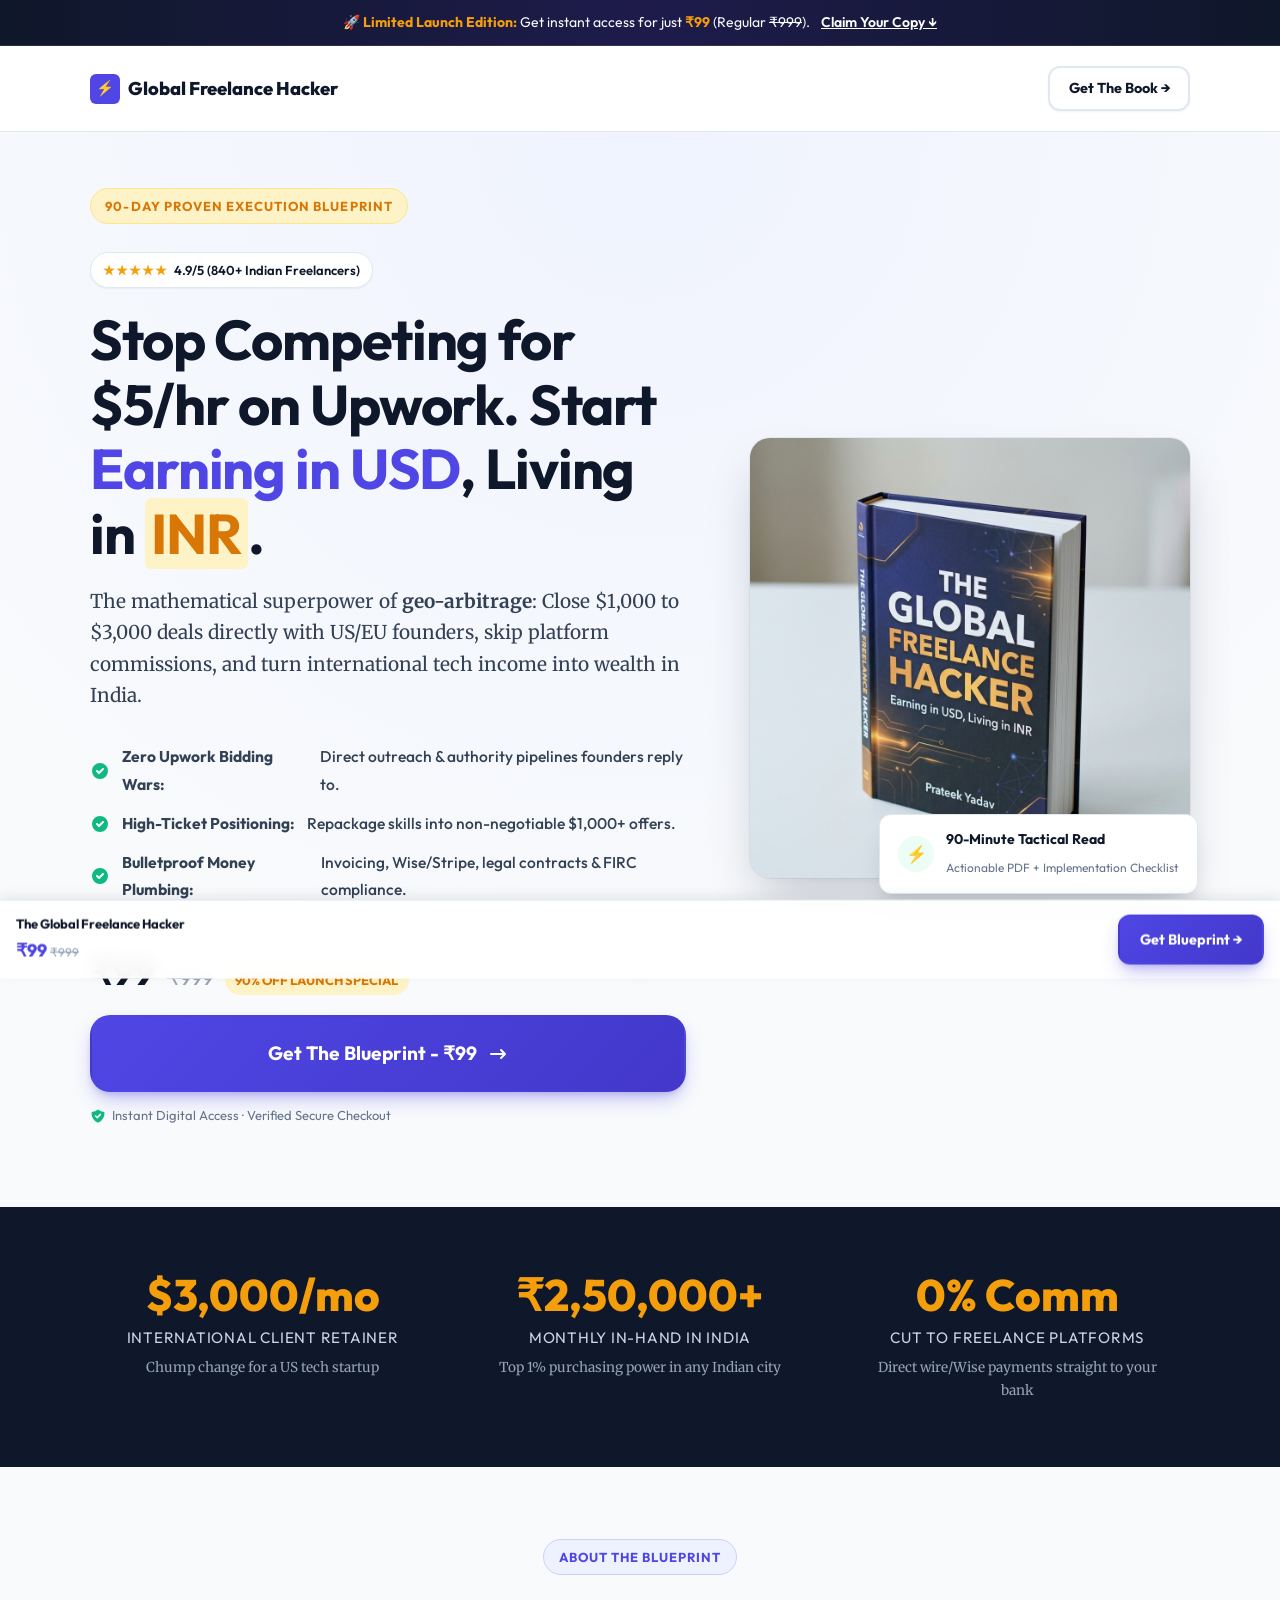
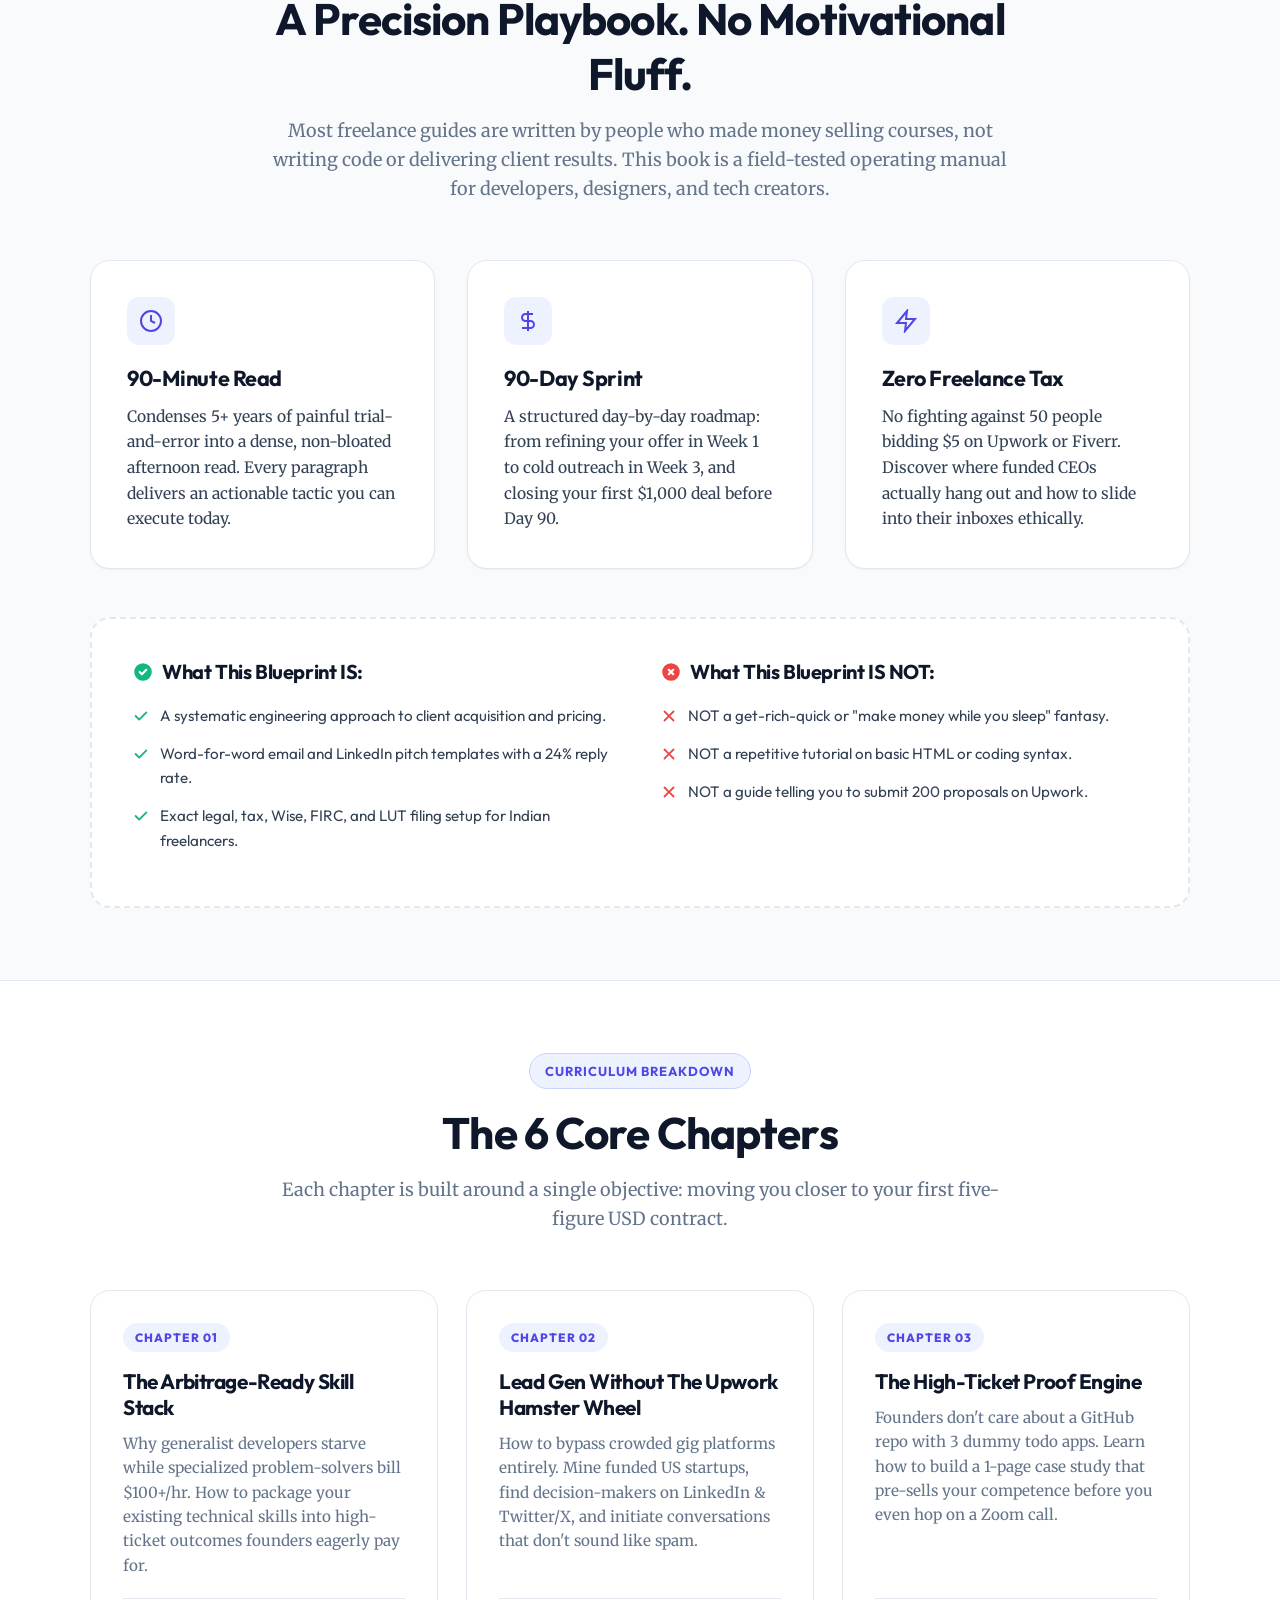
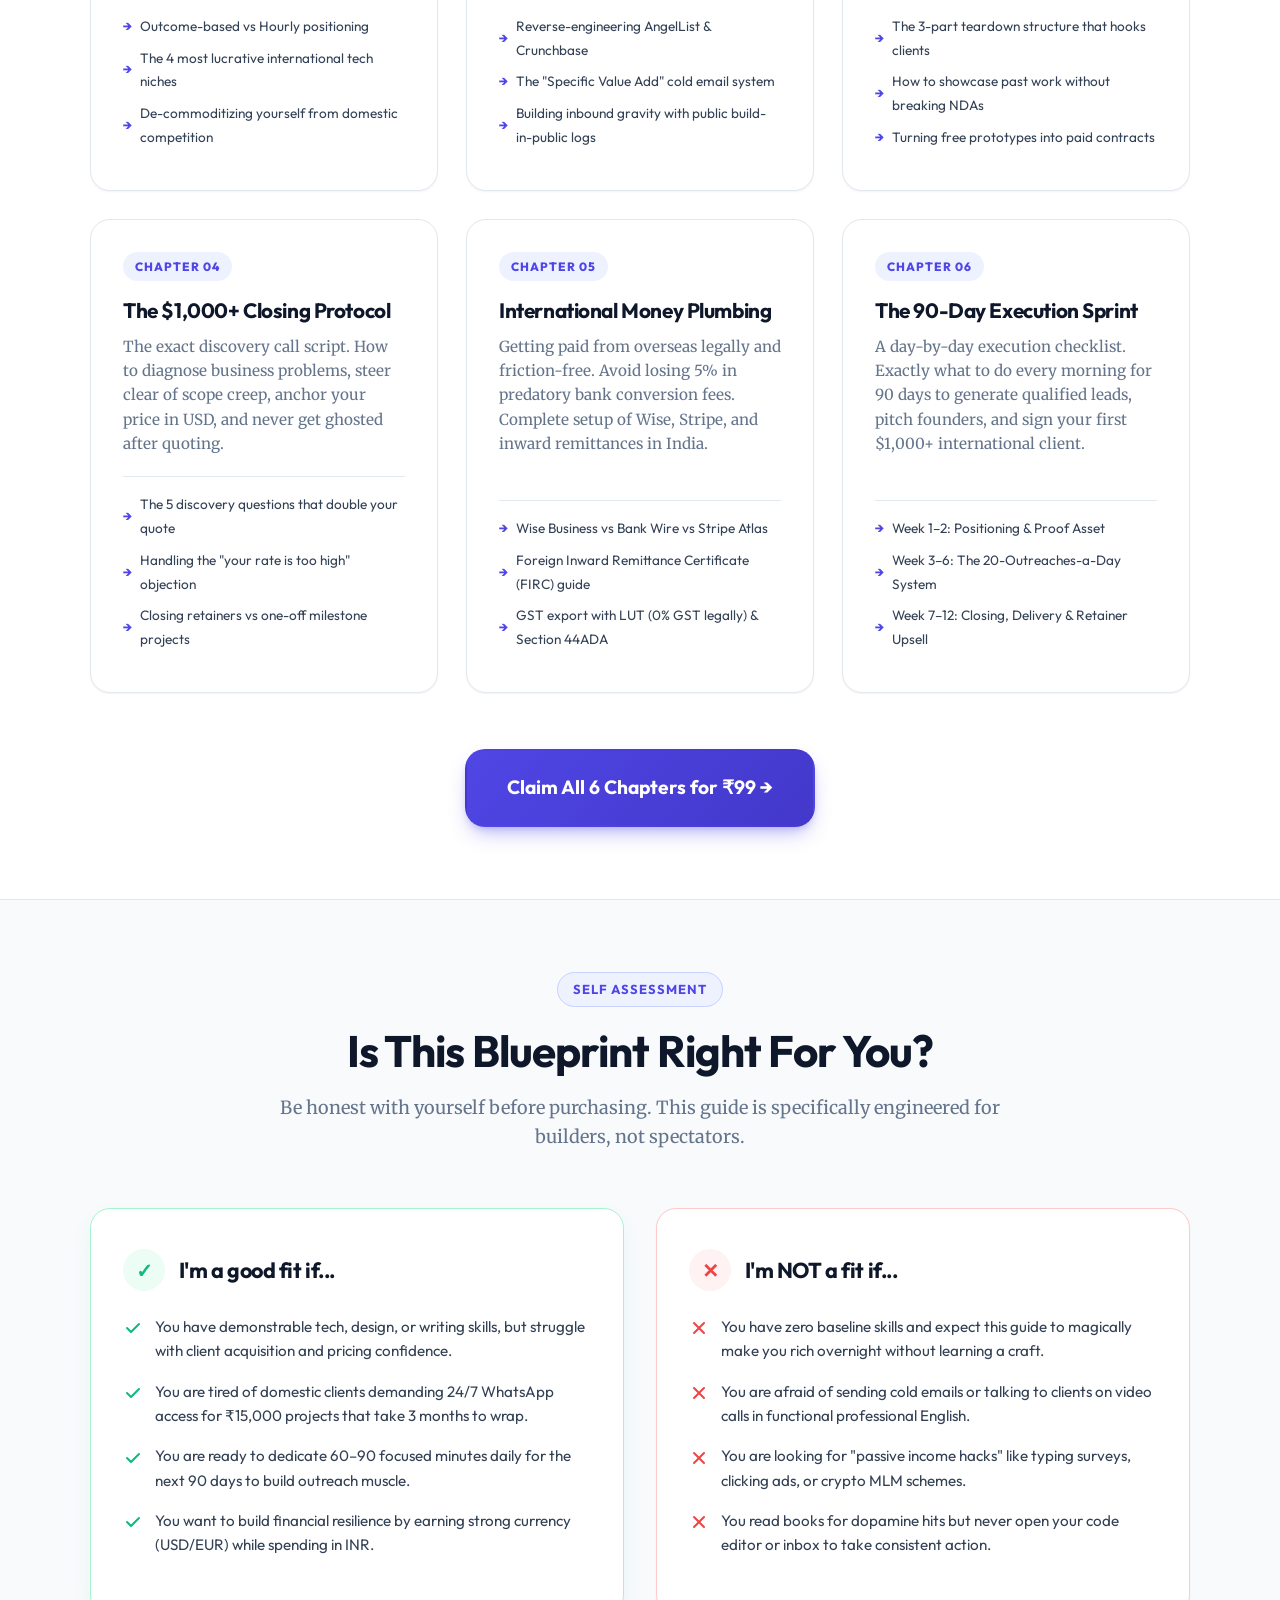
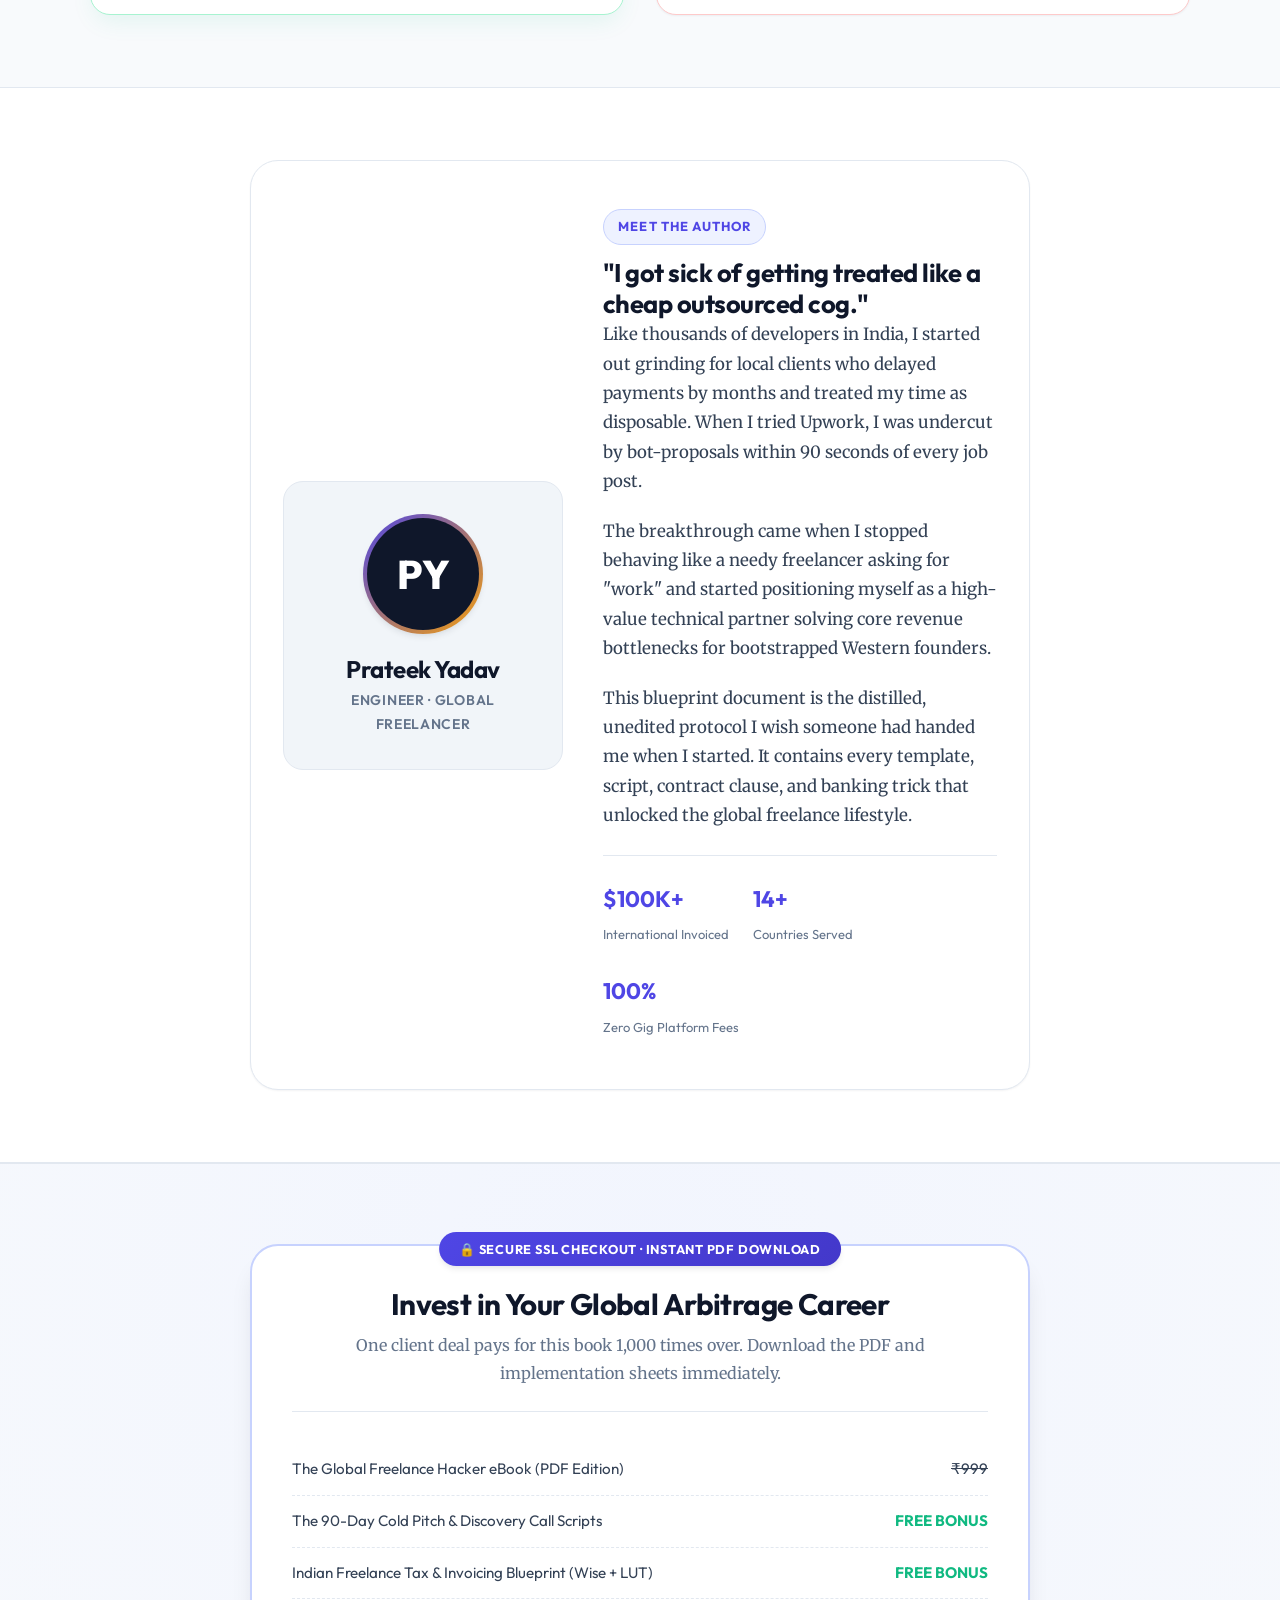
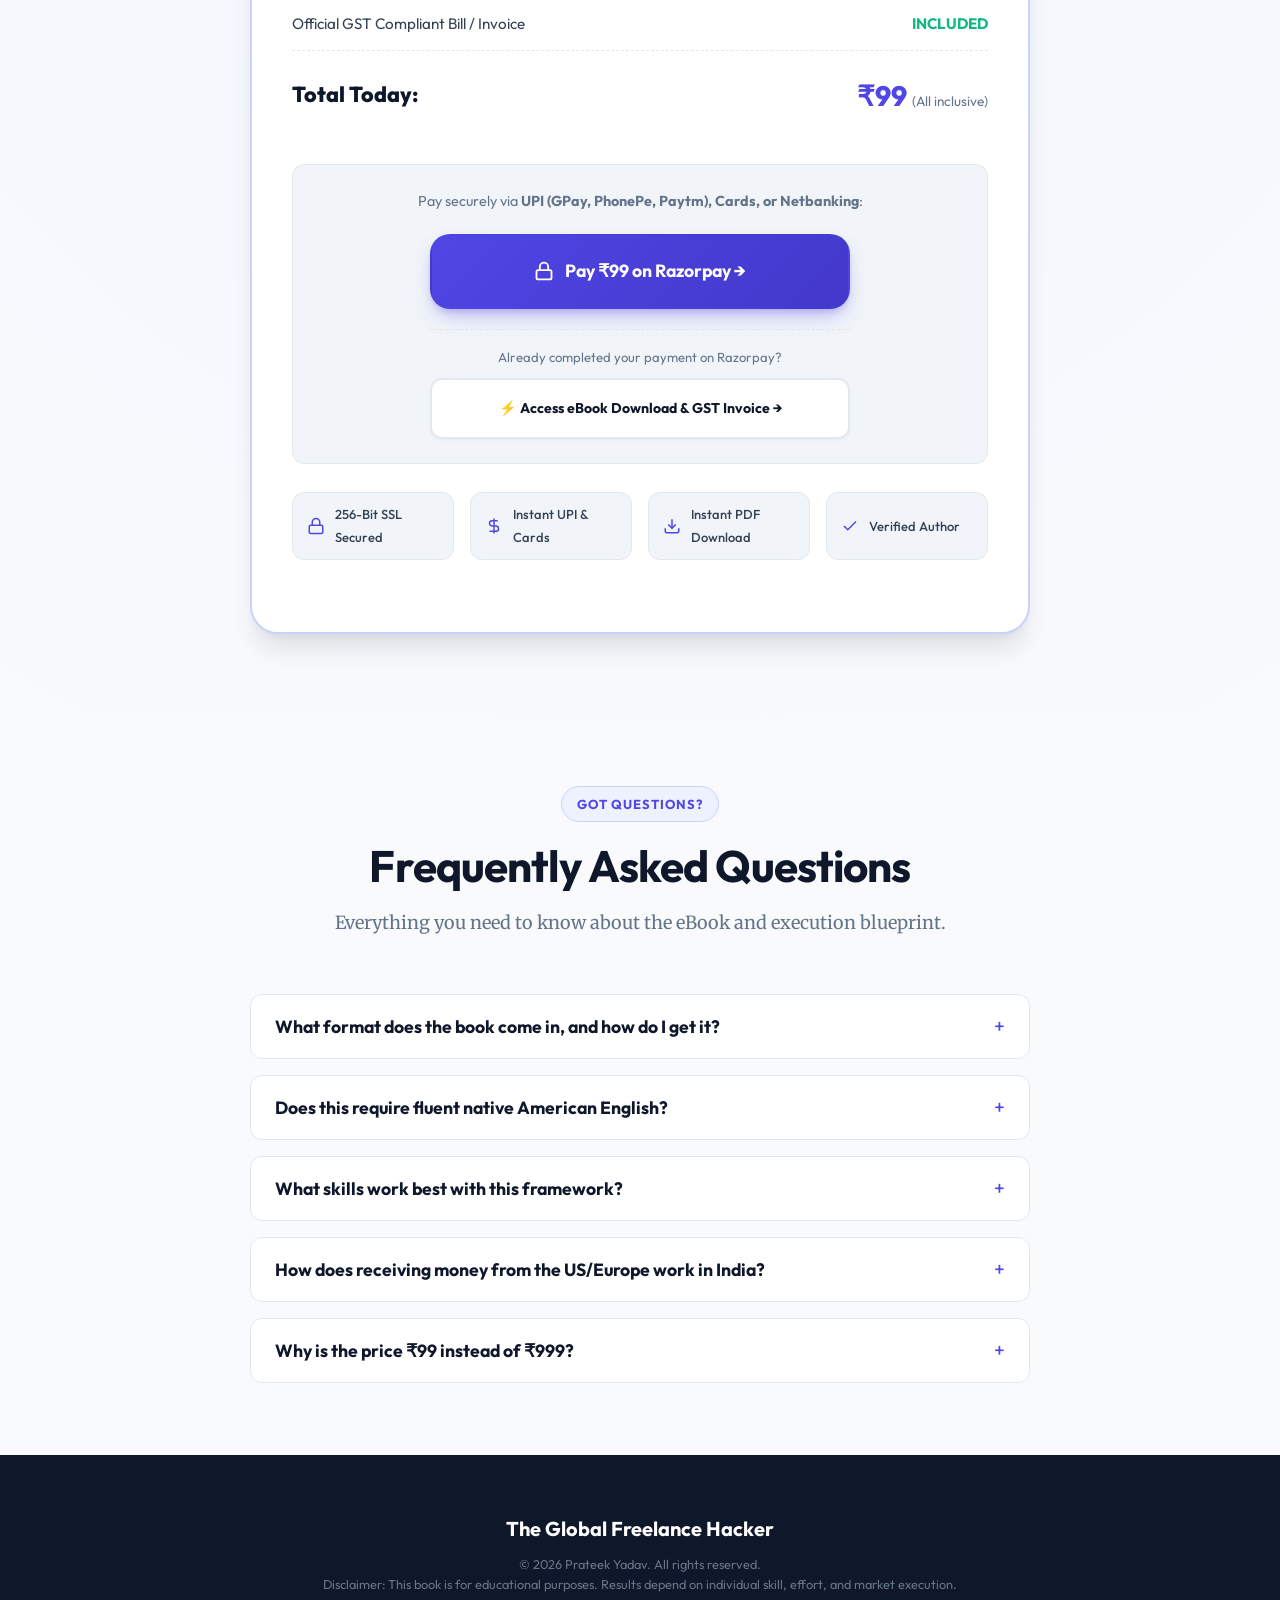
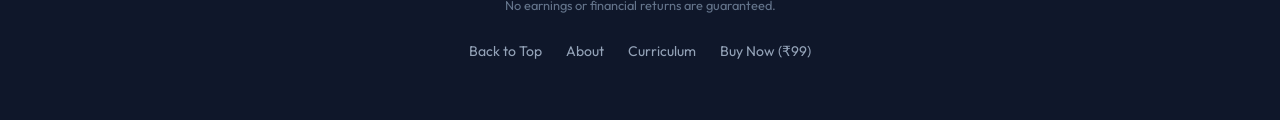
<file: index.html>
<!DOCTYPE html>
<html lang="en">
<head>
  <meta charset="UTF-8">
  <meta name="viewport" content="width=device-width, initial-scale=1.0">
  <title>The Global Freelance Hacker | Earning in USD, Living in INR by Prateek Yadav</title>
  <meta name="description" content="A no-fluff 90-day masterclass blueprint on geo-arbitrage, landing $1,000+ international tech clients without Upwork, and building generational income in India.">
  
  <!-- Open Graph & Social Sharing -->
  <meta property="og:title" content="The Global Freelance Hacker: Earning in USD, Living in INR">
  <meta property="og:description" content="A 90-day actionable blueprint for Indian tech freelancers to close $1,000+ international clients directly.">
  <meta property="og:type" content="website">
  <meta property="og:image" content="./book-mockup.jpg">

  <!-- Google Fonts: Outfit (Headings/UI) & Merriweather (Body) -->
  <link rel="preconnect" href="https://fonts.googleapis.com">
  <link rel="preconnect" href="https://fonts.gstatic.com" crossorigin>
  <link href="https://fonts.googleapis.com/css2?family=Merriweather:ital,wght@0,300;0,400;0,700;1,300;1,400&family=Outfit:wght@400;500;600;700;800;900&display=swap" rel="stylesheet">

  <!-- Main Stylesheet -->
  <link rel="stylesheet" href="./styles.css">
</head>
<body>

  <!-- Top Announcement Bar (CRO Urgency / Social Proof) -->
  <aside class="announcement-bar" role="complementary" aria-label="Special Offer">
    <div class="container">
      🚀 <strong>Limited Launch Edition:</strong> Get instant access for just <strong>₹99</strong> (Regular <s>₹999</s>). 
      <a href="#checkout" id="top-announcement-cta">Claim Your Copy &darr;</a>
    </div>
  </aside>

  <!-- Navigation / Brand Header -->
  <header style="padding: 1.25rem 0; background: #FFFFFF; border-bottom: 1px solid var(--border-color);">
    <div class="container" style="display: flex; justify-content: space-between; align-items: center;">
      <a href="#" style="font-family: var(--font-heading); font-size: 1.15rem; font-weight: 800; color: var(--text-heading); text-decoration: none; display: flex; align-items: center; gap: 0.5rem;">
        <span style="background: var(--accent-primary); color: #fff; width: 30px; height: 30px; border-radius: 6px; display: inline-flex; align-items: center; justify-content: center; font-size: 0.9rem;">⚡</span>
        Global Freelance Hacker
      </a>
      <a href="#checkout" class="btn btn-secondary" style="padding: 0.5rem 1.15rem; font-size: 0.9rem;">
        Get The Book &rarr;
      </a>
    </div>
  </header>

  <!-- =========================================================================
       1. HERO SECTION
       ========================================================================= -->
  <section class="hero" id="hero">
    <div class="container">
      <div class="hero-grid">
        <!-- Hero Text Content -->
        <div class="hero-content">
          <div class="hero-badge-row">
            <span class="section-tag secondary">90-Day Proven Execution Blueprint</span>
            <div class="rating-badge">
              <span class="stars">★★★★★</span>
              <span>4.9/5 (840+ Indian Freelancers)</span>
            </div>
          </div>

          <h1 class="hero-title">
            Stop Competing for $5/hr on Upwork. Start <span class="highlight">Earning in USD</span>, Living in <span class="currency-tag">INR</span>.
          </h1>

          <p class="hero-subtitle">
            The mathematical superpower of <strong>geo-arbitrage</strong>: Close $1,000 to $3,000 deals directly with US/EU founders, skip platform commissions, and turn international tech income into wealth in India.
          </p>

          <ul class="hero-bullets">
            <li>
              <svg width="20" height="20" viewBox="0 0 20 20" fill="currentColor">
                <path fill-rule="evenodd" d="M10 18a8 8 0 100-16 8 8 0 000 16zm3.707-9.293a1 1 0 00-1.414-1.414L9 10.586 7.707 9.293a1 1 0 00-1.414 1.414l2 2a1 1 0 001.414 0l4-4z" clip-rule="evenodd"/>
              </svg>
              <strong>Zero Upwork Bidding Wars:</strong> Direct outreach & authority pipelines founders reply to.
            </li>
            <li>
              <svg width="20" height="20" viewBox="0 0 20 20" fill="currentColor">
                <path fill-rule="evenodd" d="M10 18a8 8 0 100-16 8 8 0 000 16zm3.707-9.293a1 1 0 00-1.414-1.414L9 10.586 7.707 9.293a1 1 0 00-1.414 1.414l2 2a1 1 0 001.414 0l4-4z" clip-rule="evenodd"/>
              </svg>
              <strong>High-Ticket Positioning:</strong> Repackage skills into non-negotiable $1,000+ offers.
            </li>
            <li>
              <svg width="20" height="20" viewBox="0 0 20 20" fill="currentColor">
                <path fill-rule="evenodd" d="M10 18a8 8 0 100-16 8 8 0 000 16zm3.707-9.293a1 1 0 00-1.414-1.414L9 10.586 7.707 9.293a1 1 0 00-1.414 1.414l2 2a1 1 0 001.414 0l4-4z" clip-rule="evenodd"/>
              </svg>
              <strong>Bulletproof Money Plumbing:</strong> Invoicing, Wise/Stripe, legal contracts & FIRC compliance.
            </li>
          </ul>

          <div class="hero-cta-box">
            <div class="hero-price-anchor">
              <span class="current-price">₹99</span>
              <span class="original-price">₹999</span>
              <span class="discount-pill">90% OFF LAUNCH SPECIAL</span>
            </div>

            <a href="#checkout" class="btn btn-primary btn-large btn-pulse" id="hero-main-cta">
              Get The Blueprint - ₹99
              <svg width="20" height="20" viewBox="0 0 20 20" fill="currentColor">
                <path fill-rule="evenodd" d="M12.293 5.293a1 1 0 011.414 0l4 4a1 1 0 010 1.414l-4 4a1 1 0 01-1.414-1.414L14.586 11H3a1 1 0 110-2h11.586l-2.293-2.293a1 1 0 010-1.414z" clip-rule="evenodd"/>
              </svg>
            </a>

            <div class="cta-guarantee-note">
              <svg width="16" height="16" viewBox="0 0 20 20" fill="#10B981">
                <path fill-rule="evenodd" d="M2.166 4.999A11.954 11.954 0 0010 1.944 11.954 11.954 0 0017.834 5c.11.65.166 1.32.166 2.001 0 5.225-3.34 9.67-8 11.317C5.34 16.67 2 12.225 2 7c0-.682.057-1.35.166-2.001zm11.541 3.708a1 1 0 00-1.414-1.414L9 10.586 7.707 9.293a1 1 0 00-1.414 1.414l2 2a1 1 0 001.414 0l4-4z" clip-rule="evenodd"/>
              </svg>
              <span>Instant Digital Access &middot; Verified Secure Checkout</span>
            </div>
          </div>
        </div>

        <!-- Hero 3D Mockup Visual -->
        <div class="hero-visual">
          <div class="book-card-wrap">
            <img src="./book-mockup.jpg" alt="The Global Freelance Hacker 3D Book Mockup by Prateek Yadav" class="book-image" width="440" height="440" loading="eager">
            <div class="book-floating-badge">
              <div class="badge-icon">⚡</div>
              <div class="badge-text">
                <strong>90-Minute Tactical Read</strong>
                <span>Actionable PDF + Implementation Checklist</span>
              </div>
            </div>
          </div>
        </div>
      </div>
    </div>
  </section>

  <!-- =========================================================================
       2. REALITY STRIP / ARBITRAGE MATH
       ========================================================================= -->
  <section class="reality-strip" aria-label="Geo-arbitrage Metrics">
    <div class="container">
      <div class="reality-grid">
        <div class="reality-metric">
          <div class="metric-number">$3,000/mo</div>
          <div class="metric-label">International Client Retainer</div>
          <div class="metric-detail">Chump change for a US tech startup</div>
        </div>
        <div class="reality-metric">
          <div class="metric-number">₹2,50,000+</div>
          <div class="metric-label">Monthly In-Hand in India</div>
          <div class="metric-detail">Top 1% purchasing power in any Indian city</div>
        </div>
        <div class="reality-metric">
          <div class="metric-number">0% Comm</div>
          <div class="metric-label">Cut to Freelance Platforms</div>
          <div class="metric-detail">Direct wire/Wise payments straight to your bank</div>
        </div>
      </div>
    </div>
  </section>

  <!-- =========================================================================
       3. ABOUT THE BOOK: THE PHILOSOPHY
       ========================================================================= -->
  <section class="section" id="about">
    <div class="container">
      <div class="section-header">
        <span class="section-tag">About The Blueprint</span>
        <h2 class="section-title">A Precision Playbook. No Motivational Fluff.</h2>
        <p class="section-subtitle">
          Most freelance guides are written by people who made money selling courses, not writing code or delivering client results. This book is a field-tested operating manual for developers, designers, and tech creators.
        </p>
      </div>

      <div class="about-grid">
        <div class="about-card">
          <div class="about-card-icon">
            <svg width="24" height="24" fill="none" stroke="currentColor" stroke-width="2" viewBox="0 0 24 24">
              <circle cx="12" cy="12" r="10"></circle>
              <polyline points="12 6 12 12 16 14"></polyline>
            </svg>
          </div>
          <h3>90-Minute Read</h3>
          <p>Condenses 5+ years of painful trial-and-error into a dense, non-bloated afternoon read. Every paragraph delivers an actionable tactic you can execute today.</p>
        </div>

        <div class="about-card">
          <div class="about-card-icon">
            <svg width="24" height="24" fill="none" stroke="currentColor" stroke-width="2" viewBox="0 0 24 24">
              <path d="M12 2v20M17 5H9.5a3.5 3.5 0 0 0 0 7h5a3.5 3.5 0 0 1 0 7H6"></path>
            </svg>
          </div>
          <h3>90-Day Sprint</h3>
          <p>A structured day-by-day roadmap: from refining your offer in Week 1 to cold outreach in Week 3, and closing your first $1,000 deal before Day 90.</p>
        </div>

        <div class="about-card">
          <div class="about-card-icon">
            <svg width="24" height="24" fill="none" stroke="currentColor" stroke-width="2" viewBox="0 0 24 24">
              <polygon points="13 2 3 14 12 14 11 22 21 10 12 10 13 2"></polygon>
            </svg>
          </div>
          <h3>Zero Freelance Tax</h3>
          <p>No fighting against 50 people bidding $5 on Upwork or Fiverr. Discover where funded CEOs actually hang out and how to slide into their inboxes ethically.</p>
        </div>
      </div>

      <!-- What it is vs What it is NOT -->
      <div class="contrast-box">
        <div class="contrast-col">
          <h4>
            <svg width="22" height="22" viewBox="0 0 20 20" fill="#10B981">
              <path fill-rule="evenodd" d="M10 18a8 8 0 100-16 8 8 0 000 16zm3.707-9.293a1 1 0 00-1.414-1.414L9 10.586 7.707 9.293a1 1 0 00-1.414 1.414l2 2a1 1 0 001.414 0l4-4z" clip-rule="evenodd"/>
            </svg>
            What This Blueprint IS:
          </h4>
          <ul class="contrast-list positive">
            <li>
              <svg width="18" height="18" fill="currentColor" viewBox="0 0 20 20"><path fill-rule="evenodd" d="M16.707 5.293a1 1 0 010 1.414l-8 8a1 1 0 01-1.414 0l-4-4a1 1 0 011.414-1.414L8 12.586l7.293-7.293a1 1 0 011.414 0z" clip-rule="evenodd"/></svg>
              A systematic engineering approach to client acquisition and pricing.
            </li>
            <li>
              <svg width="18" height="18" fill="currentColor" viewBox="0 0 20 20"><path fill-rule="evenodd" d="M16.707 5.293a1 1 0 010 1.414l-8 8a1 1 0 01-1.414 0l-4-4a1 1 0 011.414-1.414L8 12.586l7.293-7.293a1 1 0 011.414 0z" clip-rule="evenodd"/></svg>
              Word-for-word email and LinkedIn pitch templates with a 24% reply rate.
            </li>
            <li>
              <svg width="18" height="18" fill="currentColor" viewBox="0 0 20 20"><path fill-rule="evenodd" d="M16.707 5.293a1 1 0 010 1.414l-8 8a1 1 0 01-1.414 0l-4-4a1 1 0 011.414-1.414L8 12.586l7.293-7.293a1 1 0 011.414 0z" clip-rule="evenodd"/></svg>
              Exact legal, tax, Wise, FIRC, and LUT filing setup for Indian freelancers.
            </li>
          </ul>
        </div>

        <div class="contrast-col">
          <h4>
            <svg width="22" height="22" viewBox="0 0 20 20" fill="#EF4444">
              <path fill-rule="evenodd" d="M10 18a8 8 0 100-16 8 8 0 000 16zM8.707 7.293a1 1 0 00-1.414 1.414L8.586 10l-1.293 1.293a1 1 0 101.414 1.414L10 11.414l1.293 1.293a1 1 0 001.414-1.414L11.414 10l1.293-1.293a1 1 0 00-1.414-1.414L10 8.586 8.707 7.293z" clip-rule="evenodd"/>
            </svg>
            What This Blueprint IS NOT:
          </h4>
          <ul class="contrast-list negative">
            <li>
              <svg width="18" height="18" fill="currentColor" viewBox="0 0 20 20"><path fill-rule="evenodd" d="M4.293 4.293a1 1 0 011.414 0L10 8.586l4.293-4.293a1 1 0 111.414 1.414L11.414 10l4.293 4.293a1 1 0 01-1.414 1.414L10 11.414l-4.293 4.293a1 1 0 01-1.414-1.414L8.586 10 4.293 5.707a1 1 0 010-1.414z" clip-rule="evenodd"/></svg>
              NOT a get-rich-quick or "make money while you sleep" fantasy.
            </li>
            <li>
              <svg width="18" height="18" fill="currentColor" viewBox="0 0 20 20"><path fill-rule="evenodd" d="M4.293 4.293a1 1 0 011.414 0L10 8.586l4.293-4.293a1 1 0 111.414 1.414L11.414 10l4.293 4.293a1 1 0 01-1.414 1.414L10 11.414l-4.293 4.293a1 1 0 01-1.414-1.414L8.586 10 4.293 5.707a1 1 0 010-1.414z" clip-rule="evenodd"/></svg>
              NOT a repetitive tutorial on basic HTML or coding syntax.
            </li>
            <li>
              <svg width="18" height="18" fill="currentColor" viewBox="0 0 20 20"><path fill-rule="evenodd" d="M4.293 4.293a1 1 0 011.414 0L10 8.586l4.293-4.293a1 1 0 111.414 1.414L11.414 10l4.293 4.293a1 1 0 01-1.414 1.414L10 11.414l-4.293 4.293a1 1 0 01-1.414-1.414L8.586 10 4.293 5.707a1 1 0 010-1.414z" clip-rule="evenodd"/></svg>
              NOT a guide telling you to submit 200 proposals on Upwork.
            </li>
          </ul>
        </div>
      </div>
    </div>
  </section>

  <!-- =========================================================================
       4. WHAT'S INSIDE: THE 6 CHAPTERS
       ========================================================================= -->
  <section class="section section-alt" id="chapters">
    <div class="container">
      <div class="section-header">
        <span class="section-tag">Curriculum Breakdown</span>
        <h2 class="section-title">The 6 Core Chapters</h2>
        <p class="section-subtitle">
          Each chapter is built around a single objective: moving you closer to your first five-figure USD contract.
        </p>
      </div>

      <div class="chapters-grid">
        <!-- Chapter 1 -->
        <article class="chapter-card">
          <span class="chapter-num">Chapter 01</span>
          <h3>The Arbitrage-Ready Skill Stack</h3>
          <p>Why generalist developers starve while specialized problem-solvers bill $100+/hr. How to package your existing technical skills into high-ticket outcomes founders eagerly pay for.</p>
          <ul class="chapter-takeaways">
            <li>Outcome-based vs Hourly positioning</li>
            <li>The 4 most lucrative international tech niches</li>
            <li>De-commoditizing yourself from domestic competition</li>
          </ul>
        </article>

        <!-- Chapter 2 -->
        <article class="chapter-card">
          <span class="chapter-num">Chapter 02</span>
          <h3>Lead Gen Without The Upwork Hamster Wheel</h3>
          <p>How to bypass crowded gig platforms entirely. Mine funded US startups, find decision-makers on LinkedIn & Twitter/X, and initiate conversations that don't sound like spam.</p>
          <ul class="chapter-takeaways">
            <li>Reverse-engineering AngelList & Crunchbase</li>
            <li>The "Specific Value Add" cold email system</li>
            <li>Building inbound gravity with public build-in-public logs</li>
          </ul>
        </article>

        <!-- Chapter 3 -->
        <article class="chapter-card">
          <span class="chapter-num">Chapter 03</span>
          <h3>The High-Ticket Proof Engine</h3>
          <p>Founders don't care about a GitHub repo with 3 dummy todo apps. Learn how to build a 1-page case study that pre-sells your competence before you even hop on a Zoom call.</p>
          <ul class="chapter-takeaways">
            <li>The 3-part teardown structure that hooks clients</li>
            <li>How to showcase past work without breaking NDAs</li>
            <li>Turning free prototypes into paid contracts</li>
          </ul>
        </article>

        <!-- Chapter 4 -->
        <article class="chapter-card">
          <span class="chapter-num">Chapter 04</span>
          <h3>The $1,000+ Closing Protocol</h3>
          <p>The exact discovery call script. How to diagnose business problems, steer clear of scope creep, anchor your price in USD, and never get ghosted after quoting.</p>
          <ul class="chapter-takeaways">
            <li>The 5 discovery questions that double your quote</li>
            <li>Handling the "your rate is too high" objection</li>
            <li>Closing retainers vs one-off milestone projects</li>
          </ul>
        </article>

        <!-- Chapter 5 -->
        <article class="chapter-card">
          <span class="chapter-num">Chapter 05</span>
          <h3>International Money Plumbing</h3>
          <p>Getting paid from overseas legally and friction-free. Avoid losing 5% in predatory bank conversion fees. Complete setup of Wise, Stripe, and inward remittances in India.</p>
          <ul class="chapter-takeaways">
            <li>Wise Business vs Bank Wire vs Stripe Atlas</li>
            <li>Foreign Inward Remittance Certificate (FIRC) guide</li>
            <li>GST export with LUT (0% GST legally) & Section 44ADA</li>
          </ul>
        </article>

        <!-- Chapter 6 -->
        <article class="chapter-card">
          <span class="chapter-num">Chapter 06</span>
          <h3>The 90-Day Execution Sprint</h3>
          <p>A day-by-day execution checklist. Exactly what to do every morning for 90 days to generate qualified leads, pitch founders, and sign your first $1,000+ international client.</p>
          <ul class="chapter-takeaways">
            <li>Week 1–2: Positioning & Proof Asset</li>
            <li>Week 3–6: The 20-Outreaches-a-Day System</li>
            <li>Week 7–12: Closing, Delivery & Retainer Upsell</li>
          </ul>
        </article>
      </div>

      <div style="text-align: center; margin-top: 3.5rem;">
        <a href="#checkout" class="btn btn-primary btn-large">
          Claim All 6 Chapters for ₹99 &rarr;
        </a>
      </div>
    </div>
  </section>

  <!-- =========================================================================
       5. WHO IS THIS FOR (AUDIENCE FILTER)
       ========================================================================= -->
  <section class="section" id="audience">
    <div class="container">
      <div class="section-header">
        <span class="section-tag">Self Assessment</span>
        <h2 class="section-title">Is This Blueprint Right For You?</h2>
        <p class="section-subtitle">
          Be honest with yourself before purchasing. This guide is specifically engineered for builders, not spectators.
        </p>
      </div>

      <div class="audience-grid">
        <!-- Good Fit -->
        <div class="audience-card fit">
          <div class="audience-header">
            <div class="audience-header-icon">✓</div>
            <h3>I'm a good fit if...</h3>
          </div>
          <ul class="audience-list">
            <li>
              <svg width="20" height="20" fill="currentColor" viewBox="0 0 20 20"><path fill-rule="evenodd" d="M16.707 5.293a1 1 0 010 1.414l-8 8a1 1 0 01-1.414 0l-4-4a1 1 0 011.414-1.414L8 12.586l7.293-7.293a1 1 0 011.414 0z" clip-rule="evenodd"/></svg>
              <span>You have demonstrable tech, design, or writing skills, but struggle with client acquisition and pricing confidence.</span>
            </li>
            <li>
              <svg width="20" height="20" fill="currentColor" viewBox="0 0 20 20"><path fill-rule="evenodd" d="M16.707 5.293a1 1 0 010 1.414l-8 8a1 1 0 01-1.414 0l-4-4a1 1 0 011.414-1.414L8 12.586l7.293-7.293a1 1 0 011.414 0z" clip-rule="evenodd"/></svg>
              <span>You are tired of domestic clients demanding 24/7 WhatsApp access for ₹15,000 projects that take 3 months to wrap.</span>
            </li>
            <li>
              <svg width="20" height="20" fill="currentColor" viewBox="0 0 20 20"><path fill-rule="evenodd" d="M16.707 5.293a1 1 0 010 1.414l-8 8a1 1 0 01-1.414 0l-4-4a1 1 0 011.414-1.414L8 12.586l7.293-7.293a1 1 0 011.414 0z" clip-rule="evenodd"/></svg>
              <span>You are ready to dedicate 60–90 focused minutes daily for the next 90 days to build outreach muscle.</span>
            </li>
            <li>
              <svg width="20" height="20" fill="currentColor" viewBox="0 0 20 20"><path fill-rule="evenodd" d="M16.707 5.293a1 1 0 010 1.414l-8 8a1 1 0 01-1.414 0l-4-4a1 1 0 011.414-1.414L8 12.586l7.293-7.293a1 1 0 011.414 0z" clip-rule="evenodd"/></svg>
              <span>You want to build financial resilience by earning strong currency (USD/EUR) while spending in INR.</span>
            </li>
          </ul>
        </div>

        <!-- Not A Fit -->
        <div class="audience-card not-fit">
          <div class="audience-header">
            <div class="audience-header-icon">✕</div>
            <h3>I'm NOT a fit if...</h3>
          </div>
          <ul class="audience-list">
            <li>
              <svg width="20" height="20" fill="currentColor" viewBox="0 0 20 20"><path fill-rule="evenodd" d="M4.293 4.293a1 1 0 011.414 0L10 8.586l4.293-4.293a1 1 0 111.414 1.414L11.414 10l4.293 4.293a1 1 0 01-1.414 1.414L10 11.414l-4.293 4.293a1 1 0 01-1.414-1.414L8.586 10 4.293 5.707a1 1 0 010-1.414z" clip-rule="evenodd"/></svg>
              <span>You have zero baseline skills and expect this guide to magically make you rich overnight without learning a craft.</span>
            </li>
            <li>
              <svg width="20" height="20" fill="currentColor" viewBox="0 0 20 20"><path fill-rule="evenodd" d="M4.293 4.293a1 1 0 011.414 0L10 8.586l4.293-4.293a1 1 0 111.414 1.414L11.414 10l4.293 4.293a1 1 0 01-1.414 1.414L10 11.414l-4.293 4.293a1 1 0 01-1.414-1.414L8.586 10 4.293 5.707a1 1 0 010-1.414z" clip-rule="evenodd"/></svg>
              <span>You are afraid of sending cold emails or talking to clients on video calls in functional professional English.</span>
            </li>
            <li>
              <svg width="20" height="20" fill="currentColor" viewBox="0 0 20 20"><path fill-rule="evenodd" d="M4.293 4.293a1 1 0 011.414 0L10 8.586l4.293-4.293a1 1 0 111.414 1.414L11.414 10l4.293 4.293a1 1 0 01-1.414 1.414L10 11.414l-4.293 4.293a1 1 0 01-1.414-1.414L8.586 10 4.293 5.707a1 1 0 010-1.414z" clip-rule="evenodd"/></svg>
              <span>You are looking for "passive income hacks" like typing surveys, clicking ads, or crypto MLM schemes.</span>
            </li>
            <li>
              <svg width="20" height="20" fill="currentColor" viewBox="0 0 20 20"><path fill-rule="evenodd" d="M4.293 4.293a1 1 0 011.414 0L10 8.586l4.293-4.293a1 1 0 111.414 1.414L11.414 10l4.293 4.293a1 1 0 01-1.414 1.414L10 11.414l-4.293 4.293a1 1 0 01-1.414-1.414L8.586 10 4.293 5.707a1 1 0 010-1.414z" clip-rule="evenodd"/></svg>
              <span>You read books for dopamine hits but never open your code editor or inbox to take consistent action.</span>
            </li>
          </ul>
        </div>
      </div>
    </div>
  </section>

  <!-- =========================================================================
       6. ABOUT THE AUTHOR
       ========================================================================= -->
  <section class="section section-alt" id="author">
    <div class="container container-narrow">
      <div class="author-box">
        <div class="author-badge-card">
          <div class="author-avatar-wrap">
            <div class="author-avatar">PY</div>
          </div>
          <h3 class="author-name">Prateek Yadav</h3>
          <p class="author-role">Engineer &middot; Global Freelancer</p>
        </div>

        <div class="author-bio">
          <span class="section-tag" style="margin-bottom: 0.75rem;">Meet The Author</span>
          <h2>"I got sick of getting treated like a cheap outsourced cog."</h2>
          <p>
            Like thousands of developers in India, I started out grinding for local clients who delayed payments by months and treated my time as disposable. When I tried Upwork, I was undercut by bot-proposals within 90 seconds of every job post.
          </p>
          <p>
            The breakthrough came when I stopped behaving like a needy freelancer asking for "work" and started positioning myself as a high-value technical partner solving core revenue bottlenecks for bootstrapped Western founders.
          </p>
          <p>
            This blueprint document is the distilled, unedited protocol I wish someone had handed me when I started. It contains every template, script, contract clause, and banking trick that unlocked the global freelance lifestyle.
          </p>

          <div class="author-stats">
            <div class="stat-item">
              <strong>$100K+</strong>
              <span>International Invoiced</span>
            </div>
            <div class="stat-item">
              <strong>14+</strong>
              <span>Countries Served</span>
            </div>
            <div class="stat-item">
              <strong>100%</strong>
              <span>Zero Gig Platform Fees</span>
            </div>
          </div>
        </div>
      </div>
    </div>
  </section>

  <!-- =========================================================================
       7. CHECKOUT SECTION (RAZORPAY INTEGRATION & GUARANTEE)
       ========================================================================= -->
  <section class="checkout-section" id="checkout">
    <div class="container container-narrow">
      <div class="checkout-card">
        <span class="checkout-badge-pill">🔒 Secure SSL Checkout &middot; Instant PDF Download</span>

        <div class="checkout-header">
          <h2 class="checkout-title">Invest in Your Global Arbitrage Career</h2>
          <p style="color: var(--text-muted); font-size: 1rem; margin-bottom: 0;">
            One client deal pays for this book 1,000 times over. Download the PDF and implementation sheets immediately.
          </p>
        </div>

        <!-- Order Summary Breakdown -->
        <ul class="checkout-summary-list">
          <li class="checkout-summary-item">
            <span>The Global Freelance Hacker eBook (PDF Edition)</span>
            <span><s>₹999</s></span>
          </li>
          <li class="checkout-summary-item">
            <span>The 90-Day Cold Pitch & Discovery Call Scripts</span>
            <span><strong style="color: var(--success);">FREE BONUS</strong></span>
          </li>
          <li class="checkout-summary-item">
            <span>Indian Freelance Tax & Invoicing Blueprint (Wise + LUT)</span>
            <span><strong style="color: var(--success);">FREE BONUS</strong></span>
          </li>
          <li class="checkout-summary-item">
            <span>Official GST Compliant Bill / Invoice</span>
            <span><strong style="color: var(--success);">INCLUDED</strong></span>
          </li>
          <li class="checkout-summary-item total">
            <span>Total Today:</span>
            <span class="price-tag">₹99 <small style="font-size: 0.85rem; color: var(--text-muted); font-weight: normal;">(All inclusive)</small></span>
          </li>
        </ul>

        <!-- Razorpay Payment Container -->
        <div class="razorpay-embed-wrapper" id="razorpay-container">
          <p style="font-family: var(--font-sans); font-size: 0.9rem; color: var(--text-muted); margin-bottom: 1.25rem;">
            Pay securely via <strong>UPI (GPay, PhonePe, Paytm), Cards, or Netbanking</strong>:
          </p>

          <!-- Primary Razorpay Payment Action -->
          <a href="https://rzp.io/rzp/gfh-ebook" target="_blank" rel="noopener noreferrer" class="btn btn-primary btn-large btn-pulse" id="btn-razorpay-checkout" style="width: 100%; max-width: 420px; justify-content: center; font-size: 1.1rem; text-decoration: none;">
            <svg width="20" height="20" fill="none" stroke="currentColor" stroke-width="2.2" viewBox="0 0 24 24">
              <rect x="3" y="11" width="18" height="11" rx="2" ry="2"></rect>
              <path d="M7 11V7a5 5 0 0 1 10 0v4"></path>
            </svg>
            Pay ₹99 on Razorpay &rarr;
          </a>

          <!-- Post-Payment Download Navigation -->
          <div style="margin-top: 1.25rem; padding-top: 1rem; border-top: 1px dashed var(--border-color); width: 100%; max-width: 420px; text-align: center;">
            <p style="font-family: var(--font-sans); font-size: 0.82rem; color: var(--text-muted); margin-bottom: 0.6rem;">
              Already completed your payment on Razorpay?
            </p>
            <a href="./thankyou.html" class="btn btn-secondary" style="width: 100%; font-size: 0.88rem; justify-content: center; text-decoration: none;">
              ⚡ Access eBook Download & GST Invoice &rarr;
            </a>
          </div>
        </div>

        <!-- Trust Badges Grid -->
        <div class="trust-badges-grid">
          <div class="trust-badge-item">
            <svg width="18" height="18" fill="none" stroke="currentColor" stroke-width="2" viewBox="0 0 24 24">
              <rect x="3" y="11" width="18" height="11" rx="2" ry="2"></rect>
              <path d="M7 11V7a5 5 0 0 1 10 0v4"></path>
            </svg>
            <span>256-Bit SSL Secured</span>
          </div>
          <div class="trust-badge-item">
            <svg width="18" height="18" fill="none" stroke="currentColor" stroke-width="2" viewBox="0 0 24 24">
              <path d="M12 2v20M17 5H9.5a3.5 3.5 0 0 0 0 7h5a3.5 3.5 0 0 1 0 7H6"></path>
            </svg>
            <span>Instant UPI & Cards</span>
          </div>
          <div class="trust-badge-item">
            <svg width="18" height="18" fill="none" stroke="currentColor" stroke-width="2" viewBox="0 0 24 24">
              <path d="M21 15v4a2 2 0 0 1-2 2H5a2 2 0 0 1-2-2v-4"></path>
              <polyline points="7 10 12 15 17 10"></polyline>
              <line x1="12" y1="15" x2="12" y2="3"></line>
            </svg>
            <span>Instant PDF Download</span>
          </div>
          <div class="trust-badge-item">
            <svg width="18" height="18" fill="none" stroke="currentColor" stroke-width="2" viewBox="0 0 24 24">
              <polyline points="20 6 9 17 4 12"></polyline>
            </svg>
            <span>Verified Author</span>
          </div>
        </div>
      </div>
    </div>
  </section>

  <!-- =========================================================================
       8. FREQUENTLY ASKED QUESTIONS
       ========================================================================= -->
  <section class="section" id="faq">
    <div class="container">
      <div class="section-header">
        <span class="section-tag">Got Questions?</span>
        <h2 class="section-title">Frequently Asked Questions</h2>
        <p class="section-subtitle">Everything you need to know about the eBook and execution blueprint.</p>
      </div>

      <div class="faq-list">
        <!-- FAQ 1 -->
        <div class="faq-item">
          <button class="faq-question" type="button" aria-expanded="false">
            <span>What format does the book come in, and how do I get it?</span>
            <span class="faq-toggle-icon">+</span>
          </button>
          <div class="faq-answer">
            <p>The book is delivered as an instant, DRM-free digital PDF formatted for optimal reading on laptops, iPads, tablets, and mobile devices. Immediately after completing your payment via Razorpay, you will be redirected to the secure download page where your copy and GST tax invoice download automatically.</p>
          </div>
        </div>

        <!-- FAQ 2 -->
        <div class="faq-item">
          <button class="faq-question" type="button" aria-expanded="false">
            <span>Does this require fluent native American English?</span>
            <span class="faq-toggle-icon">+</span>
          </button>
          <div class="faq-answer">
            <p>Absolutely not. Western founders do not hire developers or designers for Shakespearean poetry; they hire for clear communication, dependability, and results. As long as you can write concise, respectful emails and communicate technical decisions clearly, you are completely qualified.</p>
          </div>
        </div>

        <!-- FAQ 3 -->
        <div class="faq-item">
          <button class="faq-question" type="button" aria-expanded="false">
            <span>What skills work best with this framework?</span>
            <span class="faq-toggle-icon">+</span>
          </button>
          <div class="faq-answer">
            <p>Fullstack/Frontend/Backend developers (React, Node, Python, Next.js, Go), UI/UX designers (Figma), mobile developers (Flutter, React Native), QA automation engineers, DevOps, and technical content writers. The playbook teaches positioning whatever skill you have into a high-ticket solution.</p>
          </div>
        </div>

        <!-- FAQ 4 -->
        <div class="faq-item">
          <button class="faq-question" type="button" aria-expanded="false">
            <span>How does receiving money from the US/Europe work in India?</span>
            <span class="faq-toggle-icon">+</span>
          </button>
          <div class="faq-answer">
            <p>Chapter 5 covers this step-by-step: using modern cross-border platforms like Wise Business and direct bank SWIFT wires to receive funds at real mid-market exchange rates, obtaining your mandatory FIRC/e-FIRC certificate, setting up GST Letter of Undertaking (LUT) for legal 0% GST on foreign exports, and optimizing taxes under Section 44ADA.</p>
          </div>
        </div>

        <!-- FAQ 5 -->
        <div class="faq-item">
          <button class="faq-question" type="button" aria-expanded="false">
            <span>Why is the price ₹99 instead of ₹999?</span>
            <span class="faq-toggle-icon">+</span>
          </button>
          <div class="faq-answer">
            <p>To celebrate the 2026 launch edition and make this blueprint accessible to every hungry Indian builder who wants to escape domestic exploitation. The price will reset to ₹999 once the current launch quota is reached.</p>
          </div>
        </div>
      </div>
    </div>
  </section>

  <!-- =========================================================================
       9. FOOTER
       ========================================================================= -->
  <footer class="site-footer">
    <div class="container">
      <div class="footer-content">
        <div class="footer-brand">The Global Freelance Hacker</div>
        <p class="footer-disclaimer">
          &copy; 2026 Prateek Yadav. All rights reserved.<br>
          Disclaimer: This book is for educational purposes. Results depend on individual skill, effort, and market execution. No earnings or financial returns are guaranteed.
        </p>
        <div class="footer-links">
          <a href="#hero">Back to Top</a>
          <a href="#about">About</a>
          <a href="#chapters">Curriculum</a>
          <a href="#checkout">Buy Now (₹99)</a>
        </div>
      </div>
    </div>
  </footer>

  <!-- =========================================================================
       10. STICKY MOBILE QUICK-BUY BAR
       ========================================================================= -->
  <div class="sticky-buy-bar" id="sticky-bar" aria-hidden="true">
    <div class="sticky-info">
      <span class="sticky-title">The Global Freelance Hacker</span>
      <span class="sticky-price">₹99 <s style="font-size: 0.75rem; color: var(--text-light); font-weight: normal;">₹999</s></span>
    </div>
    <a href="#checkout" class="btn btn-primary" style="padding: 0.65rem 1.25rem; font-size: 0.9rem;">
      Get Blueprint &rarr;
    </a>
  </div>

  <!-- =========================================================================
       11. VANILLA JS LOGIC (FAQ Accordion & Sticky Bar)
       ========================================================================= -->
  <script>
    document.addEventListener('DOMContentLoaded', function() {
      // 1. FAQ Accordion Logic
      const faqItems = document.querySelectorAll('.faq-item');
      faqItems.forEach(item => {
        const questionBtn = item.querySelector('.faq-question');
        questionBtn.addEventListener('click', () => {
          const isActive = item.classList.contains('active');
          
          // Close all other FAQs
          faqItems.forEach(otherItem => {
            otherItem.classList.remove('active');
            const otherBtn = otherItem.querySelector('.faq-question');
            if (otherBtn) otherBtn.setAttribute('aria-expanded', 'false');
          });

          // Toggle current
          if (!isActive) {
            item.classList.add('active');
            questionBtn.setAttribute('aria-expanded', 'true');
          }
        });
      });

      // 2. Mobile Sticky Quick-Buy Bar Logic
      const stickyBar = document.getElementById('sticky-bar');
      const checkoutSection = document.getElementById('checkout');

      function handleScroll() {
        const scrollY = window.scrollY || window.pageYOffset;
        const checkoutOffset = checkoutSection ? checkoutSection.offsetTop - 300 : 99999;

        // Show sticky bar after scrolling past hero (400px), hide when reaching checkout
        if (scrollY > 450 && scrollY < checkoutOffset) {
          stickyBar.classList.add('visible');
          stickyBar.setAttribute('aria-hidden', 'false');
        } else {
          stickyBar.classList.remove('visible');
          stickyBar.setAttribute('aria-hidden', 'true');
        }
      }

      window.addEventListener('scroll', handleScroll, { passive: true });
      handleScroll();
    });

    // =========================================================================
    // 3. RAZORPAY CHECKOUT INTEGRATION
    // =========================================================================
    // If you have a Razorpay Key ID (rzp_live_... or rzp_test_...), paste it here:
    const RAZORPAY_KEY_ID = "";

    const razorpayBtn = document.getElementById('btn-razorpay-checkout');
    if (razorpayBtn) {
      razorpayBtn.addEventListener('click', function(e) {
        const savedKey = localStorage.getItem('gfh_razorpay_key') || RAZORPAY_KEY_ID;

        // If a valid Razorpay API key is set, use in-page checkout popup
        if (savedKey && savedKey.startsWith('rzp_')) {
          e.preventDefault();
          initiateRazorpayCheckout(savedKey);
        }
        // Otherwise, allow default <a> link action to open razorpay.me page directly!
      });
    }

    function initiateRazorpayCheckout(keyId) {
      if (typeof Razorpay === 'undefined') {
        alert("Razorpay SDK is loading or blocked. Opening direct payment page...");
        window.open('https://rzp.io/rzp/gfh-ebook', '_blank');
        return;
      }

      const options = {
        key: keyId,
        amount: 9900, // 99 INR in paise
        currency: "INR",
        name: "The Global Freelance Hacker",
        description: "Full eBook Blueprint + Action Templates (₹99)",
        image: "./book-mockup.jpg",
        handler: function (response) {
          // Captured real payment ID from Razorpay!
          const params = new URLSearchParams({
            payment_id: response.razorpay_payment_id,
            amount: '99',
            date: new Date().toISOString()
          });
          window.location.href = `./thankyou.html?${params.toString()}`;
        },
        prefill: {
          name: "",
          email: "",
          contact: ""
        },
        notes: {
          product: "The Global Freelance Hacker eBook"
        },
        theme: {
          color: "#4F46E5"
        }
      };

      try {
        const rzp = new Razorpay(options);
        rzp.on('payment.failed', function (response) {
          alert("Payment could not be completed: " + response.error.description);
        });
        rzp.open();
      } catch (err) {
        console.error("Razorpay modal error:", err);
        window.open('https://rzp.io/rzp/gfh-ebook', '_blank');
      }
    }
  </script>
  <!-- Razorpay Standard Checkout Library -->
  <script src="https://checkout.razorpay.com/v1/checkout.js"></script>
</body>
</html>
</file>
<file: styles.css>
/* ==========================================================================
   THE GLOBAL FREELANCE HACKER - DESIGN SYSTEM & STYLESHEET
   Author: Prateek Yadav
   Theme: Premium Light Theme (Clean, Trustworthy, High-Ticket)
   ========================================================================== */

/* --------------------------------------------------------------------------
   1. CSS Variables & Reset
   -------------------------------------------------------------------------- */
:root {
  /* Color Palette */
  --bg-main: #F8FAFC;        /* Slate 50 */
  --bg-card: #FFFFFF;
  --bg-subtle: #F1F5F9;      /* Slate 100 */
  --bg-dark: #0F172A;        /* Slate 900 */
  
  --text-main: #334155;      /* Slate 700 */
  --text-heading: #0F172A;   /* Slate 900 */
  --text-muted: #64748B;     /* Slate 500 */
  --text-light: #94A3B8;     /* Slate 400 */
  --text-inverse: #FFFFFF;

  --accent-primary: #4F46E5; /* Indigo 600 */
  --accent-hover: #4338CA;   /* Indigo 700 */
  --accent-subtle: #EEF2FF;  /* Indigo 50 */
  --accent-border: #C7D2FE;  /* Indigo 200 */

  --accent-secondary: #F59E0B; /* Amber 500 */
  --accent-secondary-dark: #D97706; /* Amber 600 */
  --accent-secondary-bg: #FEF3C7; /* Amber 100 */

  --success: #10B981;        /* Emerald 500 */
  --success-bg: #ECFDF5;
  --danger: #EF4444;         /* Red 500 */
  --danger-bg: #FEF2F2;

  --border-color: #E2E8F0;   /* Slate 200 */
  --border-focus: #818CF8;

  /* Typography */
  --font-heading: 'Outfit', -apple-system, BlinkMacSystemFont, 'Segoe UI', Roboto, sans-serif;
  --font-body: 'Merriweather', Georgia, serif;
  --font-sans: 'Outfit', -apple-system, BlinkMacSystemFont, sans-serif;

  /* Shadows */
  --shadow-sm: 0 1px 2px 0 rgba(15, 23, 42, 0.05);
  --shadow-md: 0 4px 6px -1px rgba(15, 23, 42, 0.08), 0 2px 4px -2px rgba(15, 23, 42, 0.05);
  --shadow-lg: 0 10px 15px -3px rgba(15, 23, 42, 0.08), 0 4px 6px -4px rgba(15, 23, 42, 0.05);
  --shadow-xl: 0 20px 25px -5px rgba(15, 23, 42, 0.1), 0 8px 10px -6px rgba(15, 23, 42, 0.06);
  --shadow-btn: 0 10px 20px -5px rgba(79, 70, 229, 0.38), 0 4px 6px -2px rgba(79, 70, 229, 0.2);
  --shadow-btn-hover: 0 16px 28px -6px rgba(79, 70, 229, 0.48), 0 6px 10px -2px rgba(79, 70, 229, 0.25);

  /* Spacing & Radii */
  --radius-sm: 6px;
  --radius-md: 12px;
  --radius-lg: 20px;
  --radius-xl: 28px;
  --radius-full: 9999px;
  --transition: all 0.25s cubic-bezier(0.16, 1, 0.3, 1);
}

*, *::before, *::after {
  box-sizing: border-box;
  margin: 0;
  padding: 0;
}

html {
  font-size: 16px;
  scroll-behavior: smooth;
  -webkit-font-smoothing: antialiased;
  -moz-osx-font-smoothing: grayscale;
}

body {
  background-color: var(--bg-main);
  color: var(--text-main);
  font-family: var(--font-body);
  font-size: 1.0625rem;
  line-height: 1.75;
  overflow-x: hidden;
}

/* Headings use Outfit */
h1, h2, h3, h4, h5, h6 {
  font-family: var(--font-heading);
  color: var(--text-heading);
  font-weight: 700;
  line-height: 1.25;
  letter-spacing: -0.02em;
}

p {
  margin-bottom: 1.25rem;
}

p:last-child {
  margin-bottom: 0;
}

a {
  color: var(--accent-primary);
  text-decoration: none;
  transition: var(--transition);
}

img {
  max-width: 100%;
  height: auto;
  display: block;
}

/* --------------------------------------------------------------------------
   2. Layout & Container
   -------------------------------------------------------------------------- */
.container {
  width: 100%;
  max-width: 1140px;
  margin-left: auto;
  margin-right: auto;
  padding-left: 1.25rem;
  padding-right: 1.25rem;
}

.container-narrow {
  max-width: 820px;
}

.section {
  padding: 4.5rem 0;
  position: relative;
}

.section-alt {
  background-color: #FFFFFF;
  border-top: 1px solid var(--border-color);
  border-bottom: 1px solid var(--border-color);
}

.section-header {
  text-align: center;
  max-width: 760px;
  margin: 0 auto 3.5rem auto;
}

.section-tag {
  display: inline-block;
  font-family: var(--font-sans);
  font-size: 0.8125rem;
  font-weight: 700;
  text-transform: uppercase;
  letter-spacing: 0.08em;
  color: var(--accent-primary);
  background-color: var(--accent-subtle);
  border: 1px solid var(--accent-border);
  padding: 0.35rem 0.9rem;
  border-radius: var(--radius-full);
  margin-bottom: 1rem;
}

.section-tag.secondary {
  color: var(--accent-secondary-dark);
  background-color: var(--accent-secondary-bg);
  border-color: #FDE68A;
}

.section-title {
  font-size: 2.125rem;
  margin-bottom: 1rem;
}

.section-subtitle {
  font-size: 1.125rem;
  color: var(--text-muted);
  line-height: 1.6;
}

/* --------------------------------------------------------------------------
   3. Buttons & Interactive Elements
   -------------------------------------------------------------------------- */
.btn {
  display: inline-flex;
  align-items: center;
  justify-content: center;
  gap: 0.65rem;
  font-family: var(--font-sans);
  font-weight: 700;
  font-size: 1.05rem;
  text-align: center;
  padding: 1rem 2rem;
  border-radius: var(--radius-md);
  border: 2px solid transparent;
  cursor: pointer;
  text-decoration: none;
  transition: var(--transition);
  position: relative;
  overflow: hidden;
}

.btn-primary {
  background: linear-gradient(135deg, #4F46E5 0%, #4338CA 100%);
  color: #FFFFFF;
  box-shadow: var(--shadow-btn);
}

.btn-primary:hover {
  transform: translateY(-2px);
  box-shadow: var(--shadow-btn-hover);
  background: linear-gradient(135deg, #4338CA 0%, #3730A3 100%);
  color: #FFFFFF;
}

.btn-primary:active {
  transform: translateY(0);
  box-shadow: var(--shadow-sm);
}

.btn-secondary {
  background-color: #FFFFFF;
  color: var(--text-heading);
  border-color: var(--border-color);
  box-shadow: var(--shadow-sm);
}

.btn-secondary:hover {
  border-color: var(--accent-primary);
  color: var(--accent-primary);
  transform: translateY(-2px);
  box-shadow: var(--shadow-md);
}

.btn-pulse {
  animation: pulse-glow 2.5s infinite;
}

@keyframes pulse-glow {
  0% {
    box-shadow: 0 0 0 0 rgba(79, 70, 229, 0.45);
  }
  70% {
    box-shadow: 0 0 0 14px rgba(79, 70, 229, 0);
  }
  100% {
    box-shadow: 0 0 0 0 rgba(79, 70, 229, 0);
  }
}

.btn-block {
  display: flex;
  width: 100%;
}

.btn-large {
  padding: 1.25rem 2.5rem;
  font-size: 1.2rem;
  border-radius: var(--radius-lg);
}

/* --------------------------------------------------------------------------
   4. Top Announcement Bar
   -------------------------------------------------------------------------- */
.announcement-bar {
  background: linear-gradient(90deg, #0F172A 0%, #1E1B4B 50%, #0F172A 100%);
  color: #F8FAFC;
  font-family: var(--font-sans);
  font-size: 0.875rem;
  padding: 0.65rem 1rem;
  text-align: center;
  position: relative;
  z-index: 50;
  border-bottom: 1px solid rgba(255, 255, 255, 0.1);
}

.announcement-bar strong {
  color: var(--accent-secondary);
}

.announcement-bar a {
  color: #FFFFFF;
  text-decoration: underline;
  margin-left: 0.5rem;
  font-weight: 600;
}

/* --------------------------------------------------------------------------
   5. Hero Section
   -------------------------------------------------------------------------- */
.hero {
  padding: 3.5rem 0 5rem 0;
  background: radial-gradient(circle at 50% 0%, rgba(238, 242, 255, 0.8) 0%, rgba(248, 250, 252, 0) 70%);
  position: relative;
}

.hero-grid {
  display: grid;
  grid-template-columns: 1fr;
  gap: 3rem;
  align-items: center;
}

.hero-content {
  text-align: left;
}

.hero-badge-row {
  display: flex;
  align-items: center;
  flex-wrap: wrap;
  gap: 0.75rem;
  margin-bottom: 1.25rem;
}

.rating-badge {
  display: inline-flex;
  align-items: center;
  gap: 0.35rem;
  background-color: #FFFFFF;
  border: 1px solid var(--border-color);
  padding: 0.35rem 0.75rem;
  border-radius: var(--radius-full);
  font-family: var(--font-sans);
  font-size: 0.8125rem;
  font-weight: 600;
  color: var(--text-heading);
  box-shadow: var(--shadow-sm);
}

.stars {
  color: var(--accent-secondary);
  letter-spacing: 1px;
}

.hero-title {
  font-size: 2.5rem;
  line-height: 1.15;
  margin-bottom: 1.25rem;
  color: var(--text-heading);
}

.hero-title .highlight {
  color: var(--accent-primary);
  position: relative;
  display: inline-block;
}

.hero-title .currency-tag {
  color: var(--accent-secondary-dark);
  background: var(--accent-secondary-bg);
  padding: 0 0.4rem;
  border-radius: var(--radius-sm);
}

.hero-subtitle {
  font-size: 1.1875rem;
  line-height: 1.65;
  color: var(--text-main);
  margin-bottom: 2rem;
}

.hero-bullets {
  list-style: none;
  margin-bottom: 2.25rem;
}

.hero-bullets li {
  font-family: var(--font-sans);
  font-size: 0.975rem;
  font-weight: 500;
  color: var(--text-main);
  display: flex;
  align-items: center;
  gap: 0.75rem;
  margin-bottom: 0.75rem;
}

.hero-bullets li svg {
  flex-shrink: 0;
  color: var(--success);
}

.hero-cta-box {
  display: flex;
  flex-direction: column;
  gap: 0.75rem;
}

.hero-price-anchor {
  display: flex;
  align-items: baseline;
  gap: 0.75rem;
  font-family: var(--font-sans);
}

.current-price {
  font-size: 2.25rem;
  font-weight: 800;
  color: var(--text-heading);
}

.original-price {
  font-size: 1.25rem;
  color: var(--text-light);
  text-decoration: line-through;
  font-weight: 500;
}

.discount-pill {
  background: var(--accent-secondary-bg);
  color: var(--accent-secondary-dark);
  font-size: 0.8125rem;
  font-weight: 700;
  padding: 0.25rem 0.65rem;
  border-radius: var(--radius-full);
}

.cta-guarantee-note {
  font-family: var(--font-sans);
  font-size: 0.8125rem;
  color: var(--text-muted);
  display: flex;
  align-items: center;
  gap: 0.4rem;
}

/* 3D Mockup Styling */
.hero-visual {
  position: relative;
  display: flex;
  justify-content: center;
  align-items: center;
}

.book-card-wrap {
  position: relative;
  max-width: 440px;
  margin: 0 auto;
  transition: transform 0.4s ease;
}

.book-card-wrap:hover {
  transform: translateY(-6px) scale(1.01);
}

.book-image {
  border-radius: var(--radius-lg);
  box-shadow: 0 25px 50px -12px rgba(15, 23, 42, 0.25), 0 0 0 1px rgba(15, 23, 42, 0.05);
  width: 100%;
  aspect-ratio: 1 / 1;
  object-fit: cover;
  background: #FFFFFF;
}

.book-floating-badge {
  position: absolute;
  bottom: -1rem;
  right: -0.5rem;
  background: #FFFFFF;
  border: 1px solid var(--border-color);
  padding: 0.75rem 1.15rem;
  border-radius: var(--radius-md);
  box-shadow: var(--shadow-xl);
  display: flex;
  align-items: center;
  gap: 0.75rem;
  font-family: var(--font-sans);
}

.badge-icon {
  width: 36px;
  height: 36px;
  border-radius: 50%;
  background: var(--success-bg);
  color: var(--success);
  display: flex;
  align-items: center;
  justify-content: center;
  font-weight: bold;
}

.badge-text strong {
  display: block;
  font-size: 0.875rem;
  color: var(--text-heading);
}

.badge-text span {
  font-size: 0.75rem;
  color: var(--text-muted);
}

/* --------------------------------------------------------------------------
   6. Proof / Reality Strip
   -------------------------------------------------------------------------- */
.reality-strip {
  background-color: var(--bg-dark);
  color: #FFFFFF;
  padding: 3rem 0;
}

.reality-grid {
  display: grid;
  grid-template-columns: 1fr;
  gap: 2rem;
  text-align: center;
}

.reality-metric {
  padding: 1rem;
}

.metric-number {
  font-family: var(--font-heading);
  font-size: 2.75rem;
  font-weight: 800;
  color: var(--accent-secondary);
  line-height: 1.1;
  margin-bottom: 0.35rem;
}

.metric-label {
  font-family: var(--font-sans);
  font-size: 0.95rem;
  color: #CBD5E1;
  text-transform: uppercase;
  letter-spacing: 0.05em;
}

.metric-detail {
  font-size: 0.85rem;
  color: #94A3B8;
  margin-top: 0.25rem;
}

/* --------------------------------------------------------------------------
   7. About The Book Section
   -------------------------------------------------------------------------- */
.about-grid {
  display: grid;
  grid-template-columns: 1fr;
  gap: 2rem;
  margin-bottom: 3rem;
}

.about-card {
  background: #FFFFFF;
  border: 1px solid var(--border-color);
  border-radius: var(--radius-lg);
  padding: 2.25rem;
  box-shadow: var(--shadow-sm);
  transition: var(--transition);
}

.about-card:hover {
  box-shadow: var(--shadow-md);
  border-color: #CBD5E1;
}

.about-card-icon {
  width: 48px;
  height: 48px;
  border-radius: var(--radius-md);
  display: flex;
  align-items: center;
  justify-content: center;
  margin-bottom: 1.25rem;
  background-color: var(--accent-subtle);
  color: var(--accent-primary);
}

.about-card h3 {
  font-size: 1.35rem;
  margin-bottom: 0.75rem;
}

.about-card p {
  font-size: 0.975rem;
  color: var(--text-main);
  line-height: 1.65;
}

.contrast-box {
  background: #FFFFFF;
  border: 2px dashed var(--border-color);
  border-radius: var(--radius-lg);
  padding: 2.5rem;
  display: grid;
  grid-template-columns: 1fr;
  gap: 2.5rem;
}

.contrast-col h4 {
  font-size: 1.25rem;
  margin-bottom: 1.25rem;
  display: flex;
  align-items: center;
  gap: 0.5rem;
}

.contrast-list {
  list-style: none;
}

.contrast-list li {
  font-family: var(--font-sans);
  font-size: 0.95rem;
  line-height: 1.6;
  margin-bottom: 0.85rem;
  display: flex;
  align-items: flex-start;
  gap: 0.65rem;
}

.contrast-list.positive li svg {
  color: var(--success);
  flex-shrink: 0;
  margin-top: 0.2rem;
}

.contrast-list.negative li svg {
  color: var(--danger);
  flex-shrink: 0;
  margin-top: 0.2rem;
}

/* --------------------------------------------------------------------------
   8. What's Inside: 6 Chapters
   -------------------------------------------------------------------------- */
.chapters-grid {
  display: grid;
  grid-template-columns: 1fr;
  gap: 1.75rem;
}

.chapter-card {
  background-color: #FFFFFF;
  border: 1px solid var(--border-color);
  border-radius: var(--radius-lg);
  padding: 2rem;
  box-shadow: var(--shadow-sm);
  transition: var(--transition);
  position: relative;
  display: flex;
  flex-direction: column;
}

.chapter-card:hover {
  transform: translateY(-4px);
  box-shadow: var(--shadow-lg);
  border-color: var(--accent-border);
}

.chapter-num {
  display: inline-block;
  font-family: var(--font-sans);
  font-weight: 800;
  font-size: 0.75rem;
  text-transform: uppercase;
  letter-spacing: 0.08em;
  color: var(--accent-primary);
  background: var(--accent-subtle);
  padding: 0.25rem 0.75rem;
  border-radius: var(--radius-full);
  margin-bottom: 1rem;
  align-self: flex-start;
}

.chapter-card h3 {
  font-size: 1.3rem;
  margin-bottom: 0.75rem;
  color: var(--text-heading);
}

.chapter-card p {
  font-size: 0.95rem;
  color: var(--text-muted);
  line-height: 1.6;
  margin-bottom: 1.25rem;
}

.chapter-takeaways {
  list-style: none;
  border-top: 1px solid var(--border-color);
  padding-top: 1rem;
  margin-top: auto;
}

.chapter-takeaways li {
  font-family: var(--font-sans);
  font-size: 0.85rem;
  color: var(--text-main);
  margin-bottom: 0.5rem;
  display: flex;
  align-items: center;
  gap: 0.5rem;
}

.chapter-takeaways li::before {
  content: "→";
  color: var(--accent-primary);
  font-weight: bold;
}

/* --------------------------------------------------------------------------
   9. Who Is This For (Comparison Columns)
   -------------------------------------------------------------------------- */
.audience-grid {
  display: grid;
  grid-template-columns: 1fr;
  gap: 2rem;
}

.audience-card {
  border-radius: var(--radius-lg);
  padding: 2.5rem 2rem;
  box-shadow: var(--shadow-sm);
  border: 1px solid var(--border-color);
}

.audience-card.fit {
  background-color: #FFFFFF;
  border-color: #A7F3D0;
  box-shadow: 0 10px 25px -5px rgba(16, 185, 129, 0.1);
}

.audience-card.not-fit {
  background-color: #FFFFFF;
  border-color: #FECACA;
}

.audience-header {
  display: flex;
  align-items: center;
  gap: 0.85rem;
  margin-bottom: 1.5rem;
}

.audience-header-icon {
  width: 42px;
  height: 42px;
  border-radius: 50%;
  display: flex;
  align-items: center;
  justify-content: center;
  font-size: 1.25rem;
  font-weight: bold;
}

.audience-card.fit .audience-header-icon {
  background-color: var(--success-bg);
  color: var(--success);
}

.audience-card.not-fit .audience-header-icon {
  background-color: var(--danger-bg);
  color: var(--danger);
}

.audience-header h3 {
  font-size: 1.35rem;
}

.audience-list {
  list-style: none;
}

.audience-list li {
  font-family: var(--font-sans);
  font-size: 0.95rem;
  line-height: 1.6;
  margin-bottom: 1rem;
  display: flex;
  align-items: flex-start;
  gap: 0.75rem;
}

.audience-card.fit .audience-list li svg {
  color: var(--success);
  flex-shrink: 0;
  margin-top: 0.2rem;
}

.audience-card.not-fit .audience-list li svg {
  color: var(--danger);
  flex-shrink: 0;
  margin-top: 0.2rem;
}

/* --------------------------------------------------------------------------
   10. Author Credibility Section
   -------------------------------------------------------------------------- */
.author-box {
  background: #FFFFFF;
  border: 1px solid var(--border-color);
  border-radius: var(--radius-xl);
  padding: 3rem 2rem;
  box-shadow: var(--shadow-sm);
  display: grid;
  grid-template-columns: 1fr;
  gap: 2.5rem;
  align-items: center;
}

.author-badge-card {
  text-align: center;
  padding: 2rem;
  background: var(--bg-subtle);
  border-radius: var(--radius-lg);
  border: 1px solid var(--border-color);
}

.author-avatar-wrap {
  width: 120px;
  height: 120px;
  margin: 0 auto 1.25rem auto;
  border-radius: 50%;
  background: linear-gradient(135deg, #4F46E5 0%, #F59E0B 100%);
  padding: 4px;
  box-shadow: var(--shadow-md);
}

.author-avatar {
  width: 100%;
  height: 100%;
  border-radius: 50%;
  background-color: var(--bg-dark);
  display: flex;
  align-items: center;
  justify-content: center;
  color: #FFFFFF;
  font-family: var(--font-heading);
  font-size: 2.5rem;
  font-weight: 800;
}

.author-name {
  font-size: 1.5rem;
  margin-bottom: 0.25rem;
}

.author-role {
  font-family: var(--font-sans);
  font-size: 0.875rem;
  color: var(--text-muted);
  font-weight: 600;
  text-transform: uppercase;
  letter-spacing: 0.05em;
}

.author-bio p {
  font-size: 1.05rem;
  line-height: 1.75;
  color: var(--text-main);
  margin-bottom: 1.25rem;
}

.author-stats {
  display: flex;
  flex-wrap: wrap;
  gap: 1.5rem;
  margin-top: 1.5rem;
  padding-top: 1.5rem;
  border-top: 1px solid var(--border-color);
}

.stat-item strong {
  display: block;
  font-family: var(--font-heading);
  font-size: 1.4rem;
  color: var(--accent-primary);
}

.stat-item span {
  font-family: var(--font-sans);
  font-size: 0.8125rem;
  color: var(--text-muted);
}

/* --------------------------------------------------------------------------
   11. Checkout Section & Trust Elements
   -------------------------------------------------------------------------- */
.checkout-section {
  background: radial-gradient(circle at 50% 10%, rgba(238, 242, 255, 0.6) 0%, rgba(248, 250, 252, 1) 100%);
  border-top: 1px solid var(--border-color);
  padding: 5rem 0;
}

.checkout-card {
  background: #FFFFFF;
  border: 2px solid var(--accent-border);
  border-radius: var(--radius-xl);
  padding: 2.5rem;
  box-shadow: var(--shadow-xl);
  position: relative;
}

.checkout-badge-pill {
  position: absolute;
  top: -14px;
  left: 50%;
  transform: translateX(-50%);
  background: linear-gradient(135deg, var(--accent-primary) 0%, #4338CA 100%);
  color: #FFFFFF;
  font-family: var(--font-sans);
  font-size: 0.8rem;
  font-weight: 700;
  letter-spacing: 0.06em;
  text-transform: uppercase;
  padding: 0.35rem 1.25rem;
  border-radius: var(--radius-full);
  box-shadow: var(--shadow-md);
  white-space: nowrap;
}

.checkout-header {
  text-align: center;
  margin-bottom: 2rem;
  padding-bottom: 1.5rem;
  border-bottom: 1px solid var(--border-color);
}

.checkout-title {
  font-size: 1.85rem;
  margin-bottom: 0.5rem;
}

.checkout-summary-list {
  list-style: none;
  margin-bottom: 2rem;
}

.checkout-summary-item {
  display: flex;
  justify-content: space-between;
  align-items: center;
  padding: 0.75rem 0;
  border-bottom: 1px dashed var(--border-color);
  font-family: var(--font-sans);
  font-size: 0.95rem;
}

.checkout-summary-item.total {
  font-size: 1.35rem;
  font-weight: 800;
  color: var(--text-heading);
  border-bottom: none;
  padding-top: 1.25rem;
}

.checkout-summary-item.total .price-tag {
  color: var(--accent-primary);
  font-size: 1.75rem;
}

/* Razorpay Button Wrapper */
.razorpay-embed-wrapper {
  background-color: var(--bg-subtle);
  border: 1px solid var(--border-color);
  border-radius: var(--radius-md);
  padding: 1.5rem;
  text-align: center;
  margin-bottom: 1.75rem;
  display: flex;
  flex-direction: column;
  align-items: center;
  justify-content: center;
  min-height: 100px;
}

.razorpay-embed-wrapper form {
  display: flex;
  justify-content: center;
  width: 100%;
}

.fallback-checkout-btn {
  width: 100%;
  max-width: 400px;
}

/* Trust Badges & Guarantee */
.trust-badges-grid {
  display: grid;
  grid-template-columns: repeat(2, 1fr);
  gap: 1rem;
  margin-top: 1.5rem;
  margin-bottom: 2rem;
}

.trust-badge-item {
  display: flex;
  align-items: center;
  gap: 0.6rem;
  background: var(--bg-subtle);
  border: 1px solid var(--border-color);
  padding: 0.65rem 0.9rem;
  border-radius: var(--radius-md);
  font-family: var(--font-sans);
  font-size: 0.8125rem;
  color: var(--text-main);
  font-weight: 500;
}

.trust-badge-item svg {
  color: var(--accent-primary);
  flex-shrink: 0;
}

.guarantee-box {
  background: #FFFBEB;
  border: 1px solid #FDE68A;
  border-radius: var(--radius-lg);
  padding: 1.75rem;
  display: flex;
  gap: 1.25rem;
  align-items: flex-start;
}

.guarantee-icon {
  width: 48px;
  height: 48px;
  border-radius: 50%;
  background: #FEF3C7;
  color: #D97706;
  display: flex;
  align-items: center;
  justify-content: center;
  flex-shrink: 0;
}

.guarantee-content h4 {
  font-size: 1.15rem;
  color: #92400E;
  margin-bottom: 0.4rem;
}

.guarantee-content p {
  font-family: var(--font-sans);
  font-size: 0.875rem;
  color: #78350F;
  line-height: 1.6;
  margin-bottom: 0;
}

/* --------------------------------------------------------------------------
   12. FAQ Accordion Section
   -------------------------------------------------------------------------- */
.faq-list {
  max-width: 780px;
  margin: 0 auto;
  display: flex;
  flex-direction: column;
  gap: 1rem;
}

.faq-item {
  background: #FFFFFF;
  border: 1px solid var(--border-color);
  border-radius: var(--radius-md);
  overflow: hidden;
  transition: var(--transition);
}

.faq-item:hover {
  border-color: #CBD5E1;
}

.faq-question {
  width: 100%;
  padding: 1.25rem 1.5rem;
  background: none;
  border: none;
  text-align: left;
  font-family: var(--font-heading);
  font-size: 1.1rem;
  font-weight: 700;
  color: var(--text-heading);
  display: flex;
  justify-content: space-between;
  align-items: center;
  cursor: pointer;
  gap: 1rem;
}

.faq-toggle-icon {
  font-size: 1.25rem;
  font-weight: 400;
  color: var(--accent-primary);
  transition: transform 0.25s ease;
  line-height: 1;
}

.faq-item.active .faq-toggle-icon {
  transform: rotate(45deg);
}

.faq-answer {
  max-height: 0;
  overflow: hidden;
  transition: max-height 0.3s ease, padding 0.3s ease;
  padding: 0 1.5rem;
  color: var(--text-main);
  font-size: 0.95rem;
  line-height: 1.7;
}

.faq-item.active .faq-answer {
  max-height: 350px;
  padding-bottom: 1.25rem;
}

/* --------------------------------------------------------------------------
   13. Footer
   -------------------------------------------------------------------------- */
.site-footer {
  background-color: var(--bg-dark);
  color: #94A3B8;
  padding: 3.5rem 0 2rem 0;
  font-family: var(--font-sans);
  font-size: 0.875rem;
}

.footer-content {
  text-align: center;
  max-width: 640px;
  margin: 0 auto;
}

.footer-brand {
  font-family: var(--font-heading);
  font-size: 1.25rem;
  font-weight: 700;
  color: #FFFFFF;
  margin-bottom: 0.5rem;
}

.footer-disclaimer {
  font-size: 0.8rem;
  line-height: 1.6;
  margin-bottom: 1.5rem;
  color: #64748B;
}

.footer-links {
  display: flex;
  justify-content: center;
  gap: 1.5rem;
  margin-bottom: 1.5rem;
}

.footer-links a {
  color: #94A3B8;
}

.footer-links a:hover {
  color: #FFFFFF;
}

/* --------------------------------------------------------------------------
   14. Mobile Sticky Buy Bar
   -------------------------------------------------------------------------- */
.sticky-buy-bar {
  position: fixed;
  bottom: 0;
  left: 0;
  width: 100%;
  background: rgba(255, 255, 255, 0.95);
  backdrop-filter: blur(8px);
  -webkit-backdrop-filter: blur(8px);
  border-top: 1px solid var(--border-color);
  padding: 0.75rem 1rem;
  display: flex;
  align-items: center;
  justify-content: space-between;
  z-index: 1000;
  box-shadow: 0 -4px 12px rgba(15, 23, 42, 0.08);
  transform: translateY(100%);
  transition: transform 0.3s ease;
}

.sticky-buy-bar.visible {
  transform: translateY(0);
}

.sticky-info {
  display: flex;
  flex-direction: column;
}

.sticky-title {
  font-family: var(--font-sans);
  font-size: 0.8125rem;
  font-weight: 700;
  color: var(--text-heading);
  white-space: nowrap;
  overflow: hidden;
  text-overflow: ellipsis;
  max-width: 180px;
}

.sticky-price {
  font-family: var(--font-sans);
  font-size: 1.1rem;
  font-weight: 800;
  color: var(--accent-primary);
}

/* --------------------------------------------------------------------------
   15. Thank You / Success Page Styles
   -------------------------------------------------------------------------- */
.thankyou-wrapper {
  min-height: 100vh;
  display: flex;
  flex-direction: column;
  justify-content: space-between;
}

.thankyou-header {
  padding: 2rem 0 1rem 0;
  text-align: center;
}

.celebration-card {
  background: #FFFFFF;
  border: 1px solid var(--border-color);
  border-radius: var(--radius-xl);
  padding: 3rem 2rem;
  box-shadow: var(--shadow-xl);
  text-align: center;
  max-width: 680px;
  margin: 1.5rem auto 3rem auto;
}

.celebration-icon-box {
  width: 80px;
  height: 80px;
  margin: 0 auto 1.5rem auto;
  border-radius: 50%;
  background: var(--success-bg);
  color: var(--success);
  display: flex;
  align-items: center;
  justify-content: center;
  font-size: 2.5rem;
  box-shadow: 0 0 0 12px rgba(16, 185, 129, 0.12);
  animation: bounce-in 0.6s cubic-bezier(0.175, 0.885, 0.32, 1.275);
}

@keyframes bounce-in {
  0% { transform: scale(0); opacity: 0; }
  60% { transform: scale(1.15); opacity: 1; }
  100% { transform: scale(1); }
}

.celebration-title {
  font-size: 2.25rem;
  margin-bottom: 0.5rem;
}

.celebration-subtitle {
  font-size: 1.1rem;
  color: var(--text-muted);
  margin-bottom: 2rem;
}

.download-status-banner {
  background-color: var(--accent-subtle);
  border: 1px solid var(--accent-border);
  border-radius: var(--radius-md);
  padding: 1rem 1.25rem;
  display: flex;
  align-items: center;
  gap: 0.75rem;
  text-align: left;
  font-family: var(--font-sans);
  font-size: 0.9rem;
  color: var(--accent-primary);
  margin-bottom: 2.25rem;
}

/* ==========================================================================
   GOD-TIER CELEBRATION, PARTY POPUP & BLOWN-UP DOWNLOAD BUTTON
   ========================================================================== */
#confetti-canvas {
  position: fixed;
  top: 0;
  left: 0;
  width: 100vw;
  height: 100vh;
  pointer-events: none;
  z-index: 10000;
}

/* Radiant God Sunburst behind Victory Badge */
.celebration-icon-wrapper {
  position: relative;
  display: inline-flex;
  align-items: center;
  justify-content: center;
  margin-bottom: 1.5rem;
}

.god-sunburst {
  position: absolute;
  width: 170px;
  height: 170px;
  border-radius: 50%;
  background: radial-gradient(circle, rgba(245, 158, 11, 0.35) 0%, rgba(79, 70, 229, 0.2) 50%, rgba(236, 72, 153, 0) 75%);
  animation: rotate-sunburst 10s linear infinite;
  pointer-events: none;
  z-index: 1;
}

@keyframes rotate-sunburst {
  0% { transform: rotate(0deg) scale(1); filter: hue-rotate(0deg); }
  50% { transform: rotate(180deg) scale(1.18); filter: hue-rotate(40deg); }
  100% { transform: rotate(360deg) scale(1); filter: hue-rotate(0deg); }
}

.celebration-icon-box {
  position: relative;
  z-index: 2;
  box-shadow: 0 0 35px rgba(16, 185, 129, 0.4), 0 0 0 10px rgba(16, 185, 129, 0.15);
}

/* Blown-Up Download Hero Container */
.blowup-download-card {
  background: linear-gradient(180deg, #FFFFFF 0%, #F8FAFC 100%);
  border: 2px solid #E0E7FF;
  border-radius: var(--radius-xl);
  padding: 2.25rem 2rem;
  margin-bottom: 2.5rem;
  text-align: center;
  position: relative;
  overflow: hidden;
  box-shadow: 0 20px 40px -15px rgba(79, 70, 229, 0.15);
}

.blowup-download-card::before {
  content: '';
  position: absolute;
  top: 0;
  left: 0;
  right: 0;
  height: 4px;
  background: linear-gradient(90deg, #F59E0B, #EC4899, #6366F1, #10B981);
}

/* The Blown-Up Download Ebook Button */
.blowup-download-btn {
  display: flex;
  flex-direction: column;
  align-items: center;
  justify-content: center;
  width: 100%;
  max-width: 540px;
  margin: 1.5rem auto 1rem auto;
  padding: 1.4rem 2rem;
  background: linear-gradient(135deg, #4338CA 0%, #4F46E5 45%, #7C3AED 100%);
  color: #FFFFFF !important;
  border-radius: var(--radius-lg);
  text-decoration: none;
  border: 2px solid rgba(255, 255, 255, 0.35);
  box-shadow: 0 14px 35px -5px rgba(79, 70, 229, 0.55), 0 0 25px rgba(124, 58, 237, 0.35);
  position: relative;
  overflow: hidden;
  cursor: pointer;
  animation: god-blowup-pulse 2.2s infinite ease-in-out;
  transition: transform 0.25s ease, box-shadow 0.25s ease;
}

.blowup-download-btn::before {
  content: '';
  position: absolute;
  top: 0;
  left: -120%;
  width: 70%;
  height: 100%;
  background: linear-gradient(90deg, transparent, rgba(255, 255, 255, 0.4), transparent);
  transform: skewX(-25deg);
  animation: blowup-sweep 3s infinite;
}

@keyframes blowup-sweep {
  0% { left: -120%; }
  30%, 100% { left: 220%; }
}

@keyframes god-blowup-pulse {
  0% {
    transform: scale(1);
    box-shadow: 0 14px 35px -5px rgba(79, 70, 229, 0.55), 0 0 25px rgba(124, 58, 237, 0.35);
  }
  50% {
    transform: scale(1.035);
    box-shadow: 0 22px 50px -5px rgba(79, 70, 229, 0.75), 0 0 45px rgba(236, 72, 153, 0.5);
  }
  100% {
    transform: scale(1);
    box-shadow: 0 14px 35px -5px rgba(79, 70, 229, 0.55), 0 0 25px rgba(124, 58, 237, 0.35);
  }
}

.blowup-download-btn:hover {
  transform: scale(1.05) translateY(-3px) !important;
  box-shadow: 0 24px 55px -5px rgba(79, 70, 229, 0.85), 0 0 50px rgba(124, 58, 237, 0.6) !important;
}

.blowup-download-btn:active {
  transform: scale(0.98) !important;
}

.blowup-btn-headline {
  display: flex;
  align-items: center;
  gap: 0.6rem;
  font-family: var(--font-heading);
  font-size: 1.35rem;
  font-weight: 900;
  letter-spacing: 0.02em;
  color: #FFFFFF;
}

.blowup-btn-subline {
  font-family: var(--font-sans);
  font-size: 0.82rem;
  font-weight: 500;
  color: rgba(255, 255, 255, 0.85);
  margin-top: 0.25rem;
}

/* Party Popup Modal */
.party-modal-backdrop {
  position: fixed;
  inset: 0;
  background: rgba(15, 23, 42, 0.85);
  backdrop-filter: blur(8px);
  -webkit-backdrop-filter: blur(8px);
  display: flex;
  align-items: center;
  justify-content: center;
  padding: 1.5rem;
  z-index: 9998;
  opacity: 0;
  visibility: hidden;
  transition: opacity 0.4s ease, visibility 0.4s ease;
}

.party-modal-backdrop.active {
  opacity: 1;
  visibility: visible;
}

.party-modal-card {
  background: #FFFFFF;
  border-radius: var(--radius-xl);
  padding: 2.75rem 2.25rem;
  max-width: 560px;
  width: 100%;
  text-align: center;
  position: relative;
  box-shadow: 0 25px 60px -15px rgba(0, 0, 0, 0.4), 0 0 60px rgba(79, 70, 229, 0.3);
  transform: scale(0.7) translateY(40px);
  opacity: 0;
  transition: transform 0.5s cubic-bezier(0.175, 0.885, 0.32, 1.275), opacity 0.4s ease;
  border: 2px solid rgba(245, 158, 11, 0.3);
}

.party-modal-backdrop.active .party-modal-card {
  transform: scale(1) translateY(0);
  opacity: 1;
}

.party-badge-pill {
  display: inline-flex;
  align-items: center;
  gap: 0.4rem;
  background: linear-gradient(135deg, #FEF3C7 0%, #FDE68A 100%);
  color: #92400E;
  font-family: var(--font-sans);
  font-weight: 800;
  font-size: 0.8rem;
  padding: 0.35rem 1rem;
  border-radius: 9999px;
  margin-bottom: 1.25rem;
  box-shadow: 0 2px 8px rgba(245, 158, 11, 0.25);
  border: 1px solid #FCD34D;
}

.party-modal-close {
  position: absolute;
  top: 1.25rem;
  right: 1.25rem;
  background: #F1F5F9;
  border: none;
  width: 34px;
  height: 34px;
  border-radius: 50%;
  font-size: 1.15rem;
  cursor: pointer;
  color: #64748B;
  display: flex;
  align-items: center;
  justify-content: center;
  transition: var(--transition);
}

.party-modal-close:hover {
  background: #E2E8F0;
  color: #0F172A;
  transform: rotate(90deg);
}

/* ==========================================================================
   DYNAMIC REAL TAX INVOICE CARD & CUSTOMIZER
   ========================================================================== */
.invoice-generator-card {
  background: #FFFFFF;
  border: 2px solid #E2E8F0;
  border-radius: var(--radius-lg);
  padding: 1.75rem 2rem;
  margin-top: 2rem;
  margin-bottom: 2rem;
  text-align: left;
  box-shadow: 0 4px 20px rgba(0, 0, 0, 0.04);
}

.invoice-header-row {
  display: flex;
  justify-content: space-between;
  align-items: center;
  flex-wrap: wrap;
  gap: 1rem;
  margin-bottom: 1.25rem;
  padding-bottom: 1rem;
  border-bottom: 1px solid var(--border-color);
}

.invoice-badge-verified {
  display: inline-flex;
  align-items: center;
  gap: 0.4rem;
  background: #ECFDF5;
  color: #065F46;
  border: 1px solid #A7F3D0;
  font-family: var(--font-sans);
  font-size: 0.8rem;
  font-weight: 700;
  padding: 0.25rem 0.75rem;
  border-radius: 9999px;
}

.invoice-fields-grid {
  display: grid;
  grid-template-columns: 1fr 1fr;
  gap: 1rem;
  margin-bottom: 1.25rem;
}

@media (max-width: 640px) {
  .invoice-fields-grid {
    grid-template-columns: 1fr;
  }
}

.invoice-field-group {
  display: flex;
  flex-direction: column;
  gap: 0.35rem;
}

.invoice-field-label {
  font-family: var(--font-sans);
  font-size: 0.82rem;
  font-weight: 600;
  color: var(--text-heading);
}

.invoice-input {
  width: 100%;
  padding: 0.65rem 0.9rem;
  border: 1px solid var(--border-color);
  border-radius: var(--radius-sm);
  font-family: var(--font-sans);
  font-size: 0.9rem;
  color: var(--text-heading);
  background: #F8FAFC;
  transition: var(--transition);
}

.invoice-input:focus {
  outline: none;
  border-color: var(--accent-primary);
  background: #FFFFFF;
  box-shadow: 0 0 0 3px rgba(79, 70, 229, 0.15);
}

.invoice-summary-table {
  width: 100%;
  border-collapse: collapse;
  margin-bottom: 1.25rem;
  font-family: var(--font-sans);
  font-size: 0.88rem;
}

.invoice-summary-table th {
  background: #F1F5F9;
  padding: 0.6rem 0.75rem;
  text-align: left;
  color: var(--text-heading);
  font-weight: 600;
  border-top: 1px solid var(--border-color);
  border-bottom: 1px solid var(--border-color);
}

.invoice-summary-table td {
  padding: 0.6rem 0.75rem;
  border-bottom: 1px solid #F1F5F9;
  color: var(--text-main);
}

.invoice-btn-row {
  display: flex;
  gap: 1rem;
  flex-wrap: wrap;
  align-items: center;
}

.download-actions-grid {
  display: grid;
  grid-template-columns: 1fr;
  gap: 1.25rem;
  margin-bottom: 2.5rem;
}

.download-card-btn {
  background: #FFFFFF;
  border: 2px solid var(--border-color);
  border-radius: var(--radius-md);
  padding: 1.25rem 1.5rem;
  display: flex;
  align-items: center;
  justify-content: space-between;
  gap: 1rem;
  text-align: left;
  transition: var(--transition);
  cursor: pointer;
  text-decoration: none;
  color: var(--text-heading);
}

.download-card-btn:hover {
  border-color: var(--accent-primary);
  transform: translateY(-2px);
  box-shadow: var(--shadow-md);
}

.download-card-btn.primary-file {
  border-color: var(--accent-primary);
  background: linear-gradient(135deg, #FFFFFF 0%, #F5F7FF 100%);
}

.file-info strong {
  display: block;
  font-family: var(--font-sans);
  font-size: 1rem;
  color: var(--text-heading);
  margin-bottom: 0.15rem;
}

.file-info span {
  font-family: var(--font-sans);
  font-size: 0.8125rem;
  color: var(--text-muted);
}

.action-badge {
  font-family: var(--font-sans);
  font-size: 0.8125rem;
  font-weight: 700;
  color: var(--accent-primary);
  display: flex;
  align-items: center;
  gap: 0.35rem;
  background: var(--accent-subtle);
  padding: 0.4rem 0.85rem;
  border-radius: var(--radius-full);
}

.next-steps-box {
  background: var(--bg-subtle);
  border-radius: var(--radius-lg);
  padding: 1.75rem;
  text-align: left;
  margin-top: 2rem;
}

.next-steps-box h4 {
  font-size: 1.15rem;
  margin-bottom: 1rem;
  display: flex;
  align-items: center;
  gap: 0.5rem;
}

.next-steps-list {
  list-style: none;
}

.next-steps-list li {
  font-family: var(--font-sans);
  font-size: 0.9rem;
  line-height: 1.6;
  margin-bottom: 0.75rem;
  display: flex;
  align-items: flex-start;
  gap: 0.65rem;
  color: var(--text-main);
}

.step-num {
  width: 22px;
  height: 22px;
  border-radius: 50%;
  background: var(--text-heading);
  color: #FFFFFF;
  display: flex;
  align-items: center;
  justify-content: center;
  font-size: 0.75rem;
  font-weight: bold;
  flex-shrink: 0;
  margin-top: 0.1rem;
}

/* --------------------------------------------------------------------------
   16. Media Queries & Responsive Adaptations (Mobile First)
   -------------------------------------------------------------------------- */
@media (min-width: 640px) {
  .hero-title {
    font-size: 3rem;
  }
  
  .contrast-box {
    grid-template-columns: 1fr 1fr;
  }

  .chapters-grid {
    grid-template-columns: repeat(2, 1fr);
  }

  .reality-grid {
    grid-template-columns: repeat(3, 1fr);
  }

  .trust-badges-grid {
    grid-template-columns: repeat(4, 1fr);
  }

  .download-actions-grid {
    grid-template-columns: 1fr 1fr;
  }
}

@media (min-width: 900px) {
  .hero-grid {
    grid-template-columns: 1.15fr 0.85fr;
    gap: 4rem;
  }

  .hero-title {
    font-size: 3.5rem;
  }

  .section-title {
    font-size: 2.75rem;
  }

  .about-grid {
    grid-template-columns: repeat(3, 1fr);
  }

  .chapters-grid {
    grid-template-columns: repeat(3, 1fr);
  }

  .audience-grid {
    grid-template-columns: 1fr 1fr;
  }

  .author-box {
    grid-template-columns: 280px 1fr;
  }

  .sticky-title {
    max-width: 400px;
  }
}
</file>
